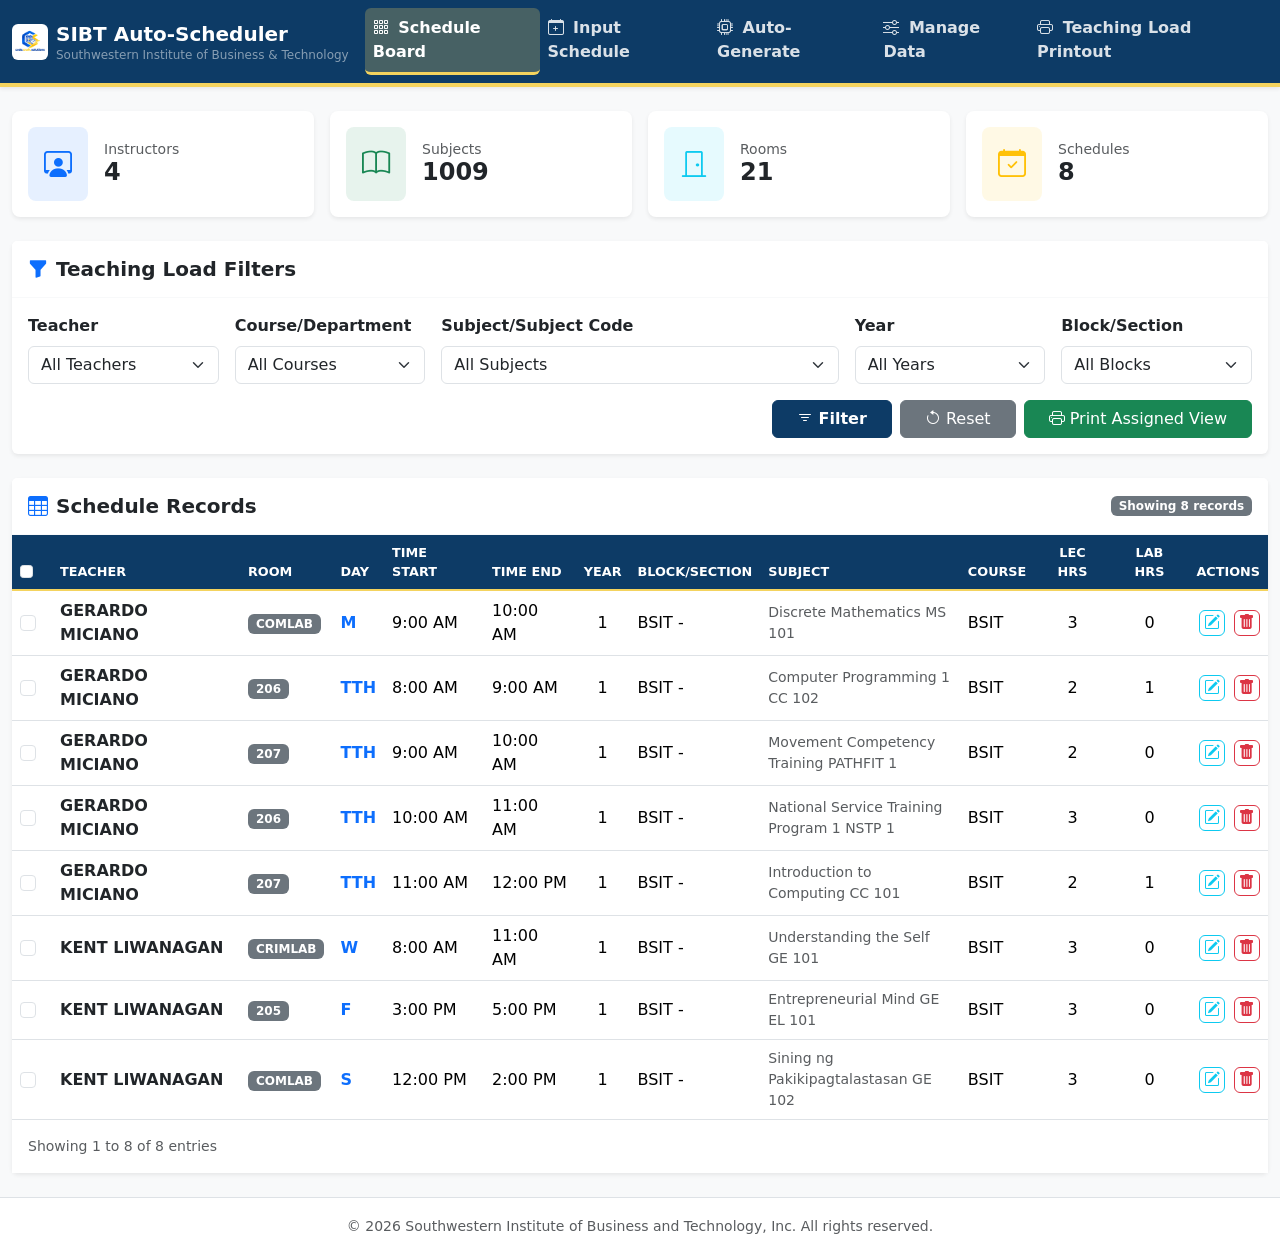
<file: index.html>
<!DOCTYPE html>
<html lang="en">
<head>
  <meta charset="UTF-8">
  <meta name="viewport" content="width=device-width, initial-scale=1.0">
  <title>SIBT Auto-Scheduler</title>
  <!-- Bootstrap 5 CSS -->
  <link href="https://cdn.jsdelivr.net/npm/bootstrap@5.3.2/dist/css/bootstrap.min.css" rel="stylesheet">
  <!-- Bootstrap Icons -->
  <link href="https://cdn.jsdelivr.net/npm/bootstrap-icons@1.11.1/font/bootstrap-icons.css" rel="stylesheet">
  <!-- Favicons -->
  <link rel="apple-touch-icon" sizes="180x180" href="image/apple-touch-icon.png">
  <link rel="icon" type="image/png" sizes="32x32" href="image/favicon-32x32.png">
  <link rel="icon" type="image/png" sizes="16x16" href="image/favicon-16x16.png">
  <link rel="manifest" href="image/site.webmanifest">
  <link rel="shortcut icon" href="image/favicon.ico">
  <!-- Custom Stylesheet -->
  <link rel="stylesheet" href="css/style.css">
  <script>
    // Redirect index.html to board.html automatically
    window.location.replace("board.html");
  </script>
</head>
<body class="bg-light">
  <div class="container py-5 text-center">
    <div class="spinner-border text-primary" role="status">
      <span class="visually-hidden">Loading SIBT Auto-Scheduler...</span>
    </div>
    <p class="mt-3 text-muted">Redirecting to Schedule Board...</p>
  </div>
</body>
</html>
</file>
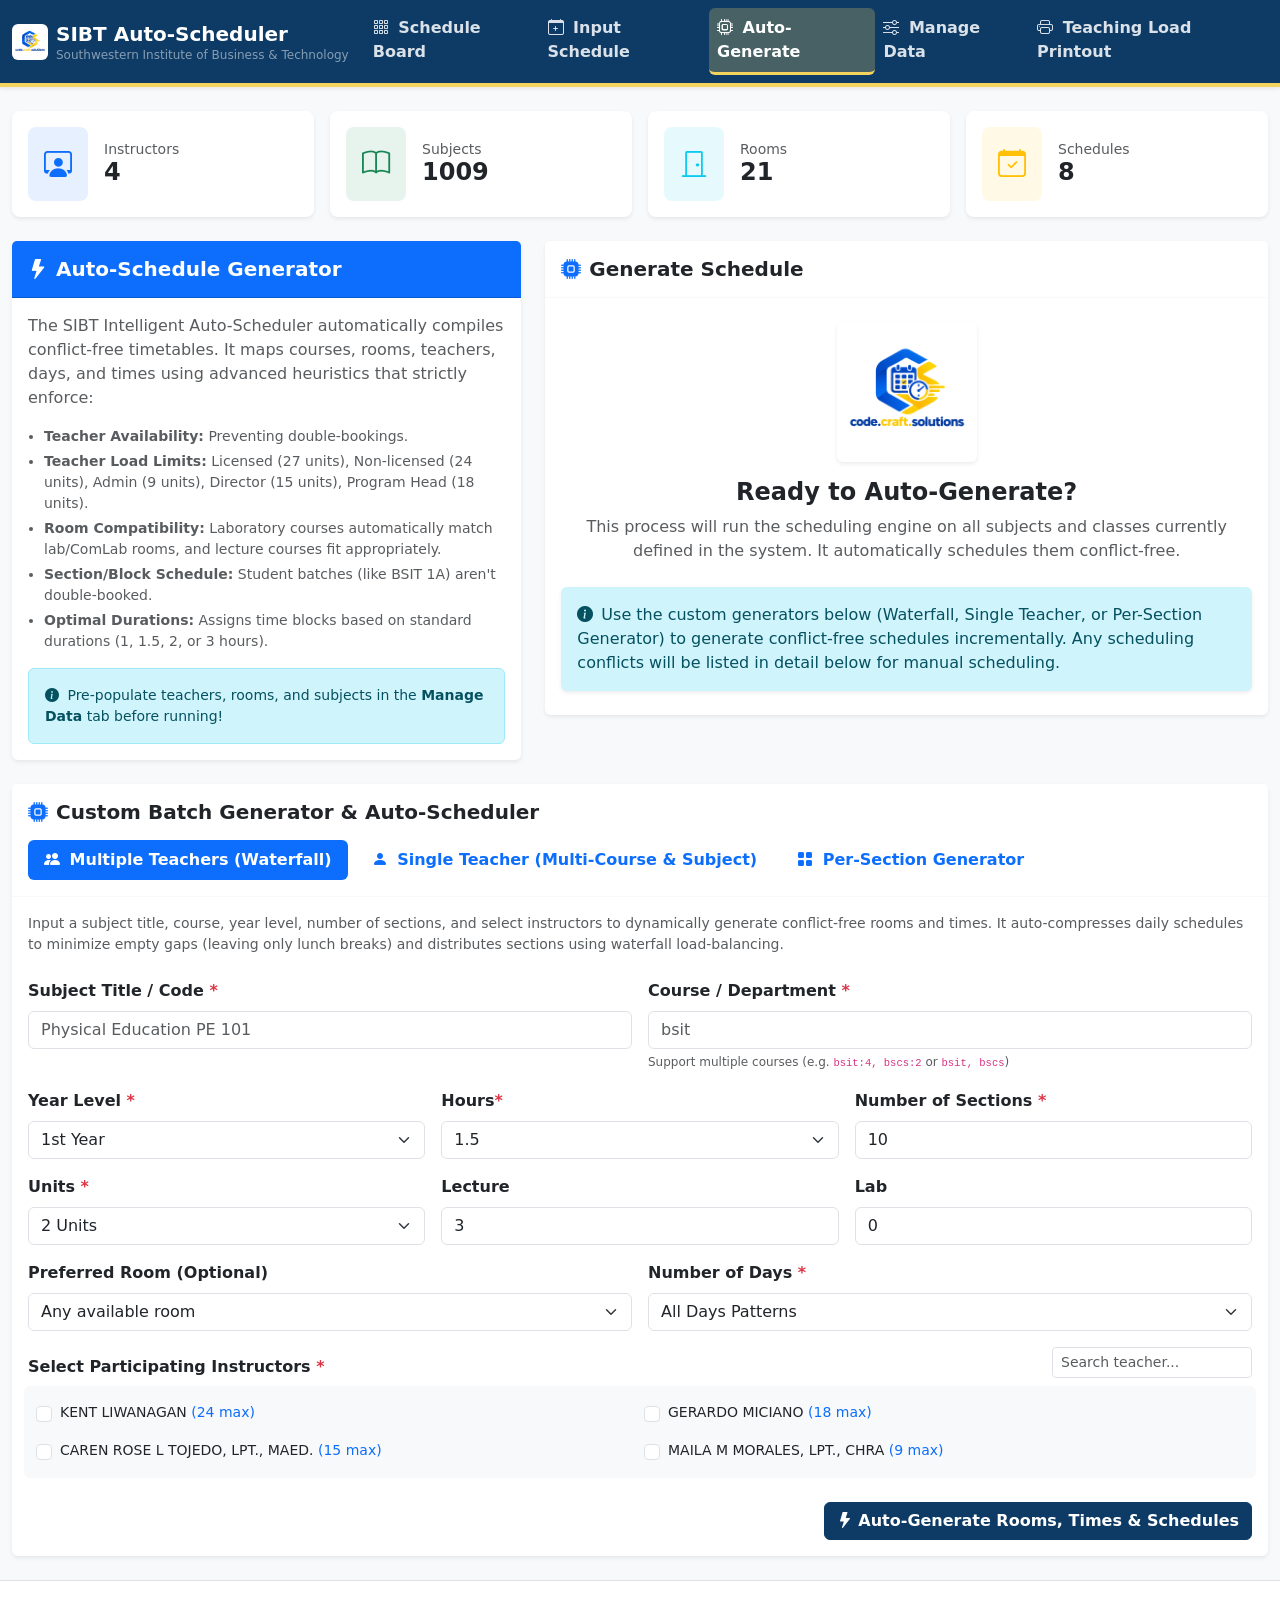
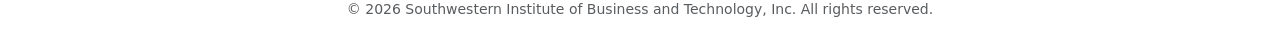
<file: auto.html>
<!DOCTYPE html>
<html lang="en">
<head>
  <meta charset="UTF-8">
  <meta name="viewport" content="width=device-width, initial-scale=1.0">
  <title>Auto-Generate - SIBT Auto-Scheduler</title>
  <!-- Bootstrap 5 CSS -->
  <link href="https://cdn.jsdelivr.net/npm/bootstrap@5.3.2/dist/css/bootstrap.min.css" rel="stylesheet">
  <!-- Bootstrap Icons -->
  <link href="https://cdn.jsdelivr.net/npm/bootstrap-icons@1.11.1/font/bootstrap-icons.css" rel="stylesheet">
  <!-- Favicons -->
  <link rel="apple-touch-icon" sizes="180x180" href="image/apple-touch-icon.png">
  <link rel="icon" type="image/png" sizes="32x32" href="image/favicon-32x32.png">
  <link rel="icon" type="image/png" sizes="16x16" href="image/favicon-16x16.png">
  <link rel="manifest" href="image/site.webmanifest">
  <link rel="shortcut icon" href="image/favicon.ico">
  <!-- Custom Stylesheet -->
  <link rel="stylesheet" href="css/style.css">
</head>
<body class="bg-light">

  <!-- Navigation Navbar -->
  <nav class="navbar navbar-expand-lg navbar-dark navbar-sibt shadow-sm no-print">
    <div class="container-fluid">
      <a class="navbar-brand d-flex align-items-center" href="board.html">
        <img src="image/apple-touch-icon.png" alt="SIBT Logo" class="me-2 rounded" style="height: 36px; width: 36px; object-fit: contain; background: white; padding: 2px;">
        <div>
          <span class="fw-bold tracking-tight">SIBT Auto-Scheduler</span>
          <div class="text-white-50 small" style="font-size: 0.75rem; margin-top: -3px;">Southwestern Institute of Business & Technology</div>
        </div>
      </a>
      <button class="navbar-toggler" type="button" data-bs-toggle="collapse" data-bs-target="#navbarNav">
        <span class="navbar-toggler-icon"></span>
      </button>
      <div class="collapse navbar-collapse" id="navbarNav">
        <ul class="navbar-nav ms-auto fw-medium">
          <li class="nav-item">
            <a class="nav-link" id="tab-board" href="board.html">
              <i class="bi bi-grid-3x3-gap me-1"></i> Schedule Board
            </a>
          </li>
          <li class="nav-item">
            <a class="nav-link" id="tab-manual" href="input.html">
              <i class="bi bi-calendar-plus me-1"></i> Input Schedule
            </a>
          </li>
          <li class="nav-item">
            <a class="nav-link active" id="tab-auto" href="auto.html">
              <i class="bi bi-cpu me-1"></i> Auto-Generate
            </a>
          </li>
          <li class="nav-item">
            <a class="nav-link" id="tab-manage" href="manage.html">
              <i class="bi bi-sliders me-1"></i> Manage Data
            </a>
          </li>
          <li class="nav-item">
            <a class="nav-link" id="tab-print" href="print.html">
              <i class="bi bi-printer me-1"></i> Teaching Load Printout
            </a>
          </li>
        </ul>
      </div>
    </div>
  </nav>

  <div class="container-fluid py-4 no-print">
    <!-- Quick Stats Cards -->
    <div id="statsRow" class="row g-3 mb-4">
      <div class="col-6 col-md-3">
        <div class="card border-0 shadow-sm rounded-3">
          <div class="card-body d-flex align-items-center">
            <div class="bg-primary bg-opacity-10 text-primary p-3 rounded-3 me-3">
              <i class="bi bi-person-workspace fs-3"></i>
            </div>
            <div>
              <h6 class="text-muted mb-0 small">Instructors</h6>
              <h4 class="fw-bold mb-0" id="stat-instructors">0</h4>
            </div>
          </div>
        </div>
      </div>
      <div class="col-6 col-md-3">
        <div class="card border-0 shadow-sm rounded-3">
          <div class="card-body d-flex align-items-center">
            <div class="bg-success bg-opacity-10 text-success p-3 rounded-3 me-3">
              <i class="bi bi-book fs-3"></i>
            </div>
            <div>
              <h6 class="text-muted mb-0 small">Subjects</h6>
              <h4 class="fw-bold mb-0" id="stat-subjects">0</h4>
            </div>
          </div>
        </div>
      </div>
      <div class="col-6 col-md-3">
        <div class="card border-0 shadow-sm rounded-3">
          <div class="card-body d-flex align-items-center">
            <div class="bg-info bg-opacity-10 text-info p-3 rounded-3 me-3">
              <i class="bi bi-door-closed fs-3"></i>
            </div>
            <div>
              <h6 class="text-muted mb-0 small">Rooms</h6>
              <h4 class="fw-bold mb-0" id="stat-rooms">0</h4>
            </div>
          </div>
        </div>
      </div>
      <div class="col-6 col-md-3">
        <div class="card border-0 shadow-sm rounded-3">
          <div class="card-body d-flex align-items-center">
            <div class="bg-warning bg-opacity-10 text-warning p-3 rounded-3 me-3">
              <i class="bi bi-calendar-check fs-3"></i>
            </div>
            <div>
              <h6 class="text-muted mb-0 small">Schedules</h6>
              <h4 class="fw-bold mb-0" id="stat-schedules">0</h4>
            </div>
          </div>
        </div>
      </div>
    </div>

    <!-- Alert Container for Conflicts/Warnings -->
    <div id="globalAlerts" class="mb-4"></div>

    <!-- ================= AUTO-GENERATOR TAB ================= -->
    <div id="panel-auto" class="tab-panel">
      <!-- TOP ROW: Instructions Panel & Controller Panel -->
      <div class="row mb-4">
        <!-- Instructions Panel -->
        <div class="col-lg-5">
          <div class="card border-0 shadow-sm">
            <div class="card-header bg-primary text-white py-3">
              <h5 class="mb-0 fw-bold"><i class="bi bi-lightning-fill me-2"></i>Auto-Schedule Generator</h5>
            </div>
            <div class="card-body">
              <p class="card-text text-muted">
                The SIBT Intelligent Auto-Scheduler automatically compiles conflict-free timetables. It maps courses, rooms, teachers, days, and times using advanced heuristics that strictly enforce:
              </p>
              <ul class="text-muted small ps-3 mb-0">
                <li class="mb-1"><strong>Teacher Availability:</strong> Preventing double-bookings.</li>
                <li class="mb-1"><strong>Teacher Load Limits:</strong> Licensed (27 units), Non-licensed (24 units), Admin (9 units), Director (15 units), Program Head (18 units).</li>
                <li class="mb-1"><strong>Room Compatibility:</strong> Laboratory courses automatically match lab/ComLab rooms, and lecture courses fit appropriately.</li>
                <li class="mb-1"><strong>Section/Block Schedule:</strong> Student batches (like BSIT 1A) aren't double-booked.</li>
                <li class="mb-1"><strong>Optimal Durations:</strong> Assigns time blocks based on standard durations (1, 1.5, 2, or 3 hours).</li>
              </ul>
              <div class="alert alert-info mt-3 small mb-0">
                <i class="bi bi-info-circle-fill me-1"></i> Pre-populate teachers, rooms, and subjects in the <strong>Manage Data</strong> tab before running!
              </div>
            </div>
          </div>
        </div>

        <!-- Controller Panel -->
        <div class="col-lg-7">
          <div class="card border-0 shadow-sm">
            <div class="card-header bg-white py-3 border-light">
              <h5 class="mb-0 fw-bold text-dark"><i class="bi bi-cpu-fill me-2 text-primary"></i>Generate Schedule</h5>
            </div>
            <div class="card-body text-center py-4">
              <div class="mb-4">
                <img src="image/android-chrome-512x512.png" alt="Scheduler" class="img-fluid rounded mb-3 shadow-sm p-2 bg-white" style="max-height: 140px; object-fit: contain;">
                <h4 class="fw-bold">Ready to Auto-Generate?</h4>
                <p class="text-muted">This process will run the scheduling engine on all subjects and classes currently defined in the system. It automatically schedules them conflict-free.</p>
              </div>

              <div class="alert alert-info border-0 shadow-sm text-start mb-0">
                <i class="bi bi-info-circle-fill me-2"></i>Use the custom generators below (Waterfall, Single Teacher, or Per-Section Generator) to generate conflict-free schedules incrementally. Any scheduling conflicts will be listed in detail below for manual scheduling.
              </div>
            </div>
          </div>

          <!-- Log Box / Result Box -->
          <div class="card border-0 shadow-sm d-none mt-4" id="autoSchedulerResults">
            <div class="card-header bg-white py-3 border-light d-flex justify-content-between align-items-center">
              <h6 class="mb-0 fw-bold"><i class="bi bi-terminal me-2"></i>Execution Logs & Statistics</h6>
              <span class="badge" id="schedulerStatusBadge">Success</span>
            </div>
            <div class="card-body">
              <div class="row text-center mb-3">
                <div class="col-4">
                  <div class="p-2 border rounded">
                    <span class="text-muted d-block small">Total Subjects</span>
                    <strong class="fs-5" id="log-total-subjects">0</strong>
                  </div>
                </div>
                <div class="col-4">
                  <div class="p-2 border rounded bg-success bg-opacity-10 text-success">
                    <span class="d-block small">Scheduled</span>
                    <strong class="fs-5" id="log-scheduled">0</strong>
                  </div>
                </div>
                <div class="col-4">
                  <div class="p-2 border rounded bg-danger bg-opacity-10 text-danger">
                    <span class="d-block small">Unscheduled</span>
                    <strong class="fs-5" id="log-unscheduled">0</strong>
                  </div>
                </div>
              </div>
              <div class="bg-dark text-light p-3 rounded" style="font-family: monospace; font-size: 0.8rem; max-height: 200px; overflow-y: auto;" id="schedulerConsole">
                <!-- Log entries -->
              </div>
            </div>
          </div>
        </div>
      </div>

      <!-- BOTTOM ROW: Custom Batch Generator & Auto-Scheduler Card -->
      <div class="row">
        <div class="col-12">
          <div class="card border-0 shadow-sm">
            <div class="card-header bg-white py-3 border-light">
              <h5 class="mb-3 fw-bold text-dark"><i class="bi bi-cpu-fill me-2 text-primary"></i>Custom Batch Generator & Auto-Scheduler</h5>
              <!-- Mode Tabs at Top under Card Header -->
              <ul class="nav nav-pills gap-2" id="batch-tabs" role="tablist">
                <li class="nav-item" role="presentation">
                  <button class="nav-link active fw-bold btn-sm rounded-2 px-3" id="tab-mode-waterfall" data-bs-toggle="pill" data-bs-target="#pane-mode-waterfall" type="button" role="tab">
                    <i class="bi bi-people-fill me-1"></i> Multiple Teachers (Waterfall)
                  </button>
                </li>
                <li class="nav-item" role="presentation">
                  <button class="nav-link fw-semibold btn-sm rounded-2 px-3" id="tab-mode-single" data-bs-toggle="pill" data-bs-target="#pane-mode-single" type="button" role="tab">
                    <i class="bi bi-person-fill me-1"></i> Single Teacher (Multi-Course & Subject)
                  </button>
                </li>
                <li class="nav-item" role="presentation">
                  <button class="nav-link fw-semibold btn-sm rounded-2 px-3" id="tab-mode-section" data-bs-toggle="pill" data-bs-target="#pane-mode-section" type="button" role="tab">
                    <i class="bi bi-grid-fill me-1"></i> Per-Section Generator
                  </button>
                </li>
              </ul>
            </div>
            <div class="card-body">
              <div class="tab-content" id="batchTabContent">
                <!-- PANE 1: MULTIPLE TEACHERS WATERFALL -->
                <div class="tab-pane fade show active" id="pane-mode-waterfall" role="tabpanel">
                  <p class="text-muted small mb-4">Input a subject title, course, year level, number of sections, and select instructors to dynamically generate conflict-free rooms and times. It auto-compresses daily schedules to minimize empty gaps (leaving only lunch breaks) and distributes sections using waterfall load-balancing.</p>
                  <form id="waterfallForm" onsubmit="event.preventDefault();">
                    <div class="row g-3">
                      <div class="col-md-6">
                        <label class="form-label fw-semibold">Subject Title / Code <span class="text-danger">*</span></label>
                        <input type="text" class="form-control" id="batch-subject" placeholder="Physical Education PE 101" list="existing-subjects-list" required>
                        <datalist id="existing-subjects-list">
                          <!-- Filled dynamically -->
                        </datalist>
                      </div>
                      <div class="col-md-6">
                        <label class="form-label fw-semibold">Course / Department <span class="text-danger">*</span></label>
                        <input type="text" class="form-control" id="batch-course" placeholder="bsit" required>
                        <small class="text-muted" style="font-size: 0.75rem;">Support multiple courses (e.g. <code>bsit:4, bscs:2</code> or <code>bsit, bscs</code>)</small>
                      </div>
                      <div class="col-md-4">
                        <label class="form-label fw-semibold">Year Level <span class="text-danger">*</span></label>
                        <select class="form-select" id="batch-year">
                          <option value="1" selected>1st Year</option>
                          <option value="2">2nd Year</option>
                          <option value="3">3rd Year</option>
                          <option value="4">4th Year</option>
                        </select>
                      </div>
                      <div class="col-md-4">
                        <label class="form-label fw-semibold">Hours<span class="text-danger">*</span></label>
                        <select class="form-select" id="batch-hours">
                          <option value="1">1</option>
                          <option value="1.5" selected>1.5</option>
                          <option value="2">2</option>
                          <option value="3">3</option>
                        </select>
                      </div>
                      <div class="col-md-4">
                        <label class="form-label fw-semibold">Number of Sections <span class="text-danger">*</span></label>
                        <input type="number" class="form-control" id="batch-sections-count" min="1" max="24" value="10" required>
                      </div>
                      <div class="col-md-4">
                        <label class="form-label fw-semibold">Units <span class="text-danger">*</span></label>
                        <select class="form-select" id="batch-units">
                          <option value="1">1 Unit</option>
                          <option value="2" selected>2 Units</option>
                          <option value="3">3 Units</option>
                          <option value="4">4 Units</option>
                          <option value="5">5 Units</option>
                        </select>
                      </div>
                      <div class="col-md-4">
                        <label class="form-label fw-semibold">Lecture</label>
                        <input type="number" class="form-control" id="batch-lec-hours" min="0" max="10" value="3">
                      </div>
                      <div class="col-md-4">
                        <label class="form-label fw-semibold">Lab</label>
                        <input type="number" class="form-control" id="batch-lab-hours" min="0" max="10" value="0">
                      </div>
                      <div class="col-md-6">
                        <label class="form-label fw-semibold">Preferred Room (Optional)</label>
                        <select class="form-select" id="waterfall-room">
                          <option value="">Any available room</option>
                          <!-- Filled dynamically -->
                        </select>
                      </div>
                      <div class="col-md-6">
                        <label class="form-label fw-semibold">Number of Days <span class="text-danger">*</span></label>
                        <select class="form-select" id="batch-days-count">
                          <option value="all" selected>All Days Patterns</option>
                          <option value="1">1 Day per week</option>
                          <option value="2">2 Days per week</option>
                          <option value="3">3 Days per week</option>
                        </select>
                      </div>
                      <div class="col-12">
                        <div class="d-flex flex-wrap justify-content-between align-items-center mb-2 gap-2">
                          <label class="form-label fw-semibold mb-0">Select Participating Instructors <span class="text-danger">*</span></label>
                          <div class="d-flex flex-wrap gap-2 align-items-center">
                            <input type="text" id="waterfall-teacher-search" class="form-control form-control-sm" placeholder="Search teacher..." oninput="onWaterfallSearchChange()" style="max-width: 200px;">
                            <nav aria-label="Waterfall Pagination" class="mb-0">
                              <ul class="pagination pagination-sm mb-0" id="waterfall-teachers-pagination">
                                <!-- Pagination dynamic -->
                              </ul>
                            </nav>
                          </div>
                        </div>
                        <div id="waterfall-instructors-list" class="row g-2 p-2 bg-light rounded" style="max-height: 180px; overflow-y: auto;">
                          <!-- Filled dynamically with checkboxes -->
                        </div>
                      </div>
                      <div class="col-12 d-flex justify-content-end mt-4">
                        <button type="button" class="btn btn-primary" onclick="runWaterfallScheduler()">
                          <i class="bi bi-lightning-fill"></i> Auto-Generate Rooms, Times & Schedules
                        </button>
                      </div>
                    </div>
                  </form>
                </div>

                <!-- PANE 2: SINGLE TEACHER -->
                <div class="tab-pane fade" id="pane-mode-single" role="tabpanel">
                  <p class="text-muted small mb-4">Generate schedules assigned to a single dedicated instructor across multiple sections.</p>
                  <form id="singleTeacherForm" onsubmit="event.preventDefault();">
                    <div class="row g-3">
                      <div class="col-md-6">
                        <label class="form-label fw-semibold">Subject Title / Code <span class="text-danger">*</span></label>
                        <input type="text" class="form-control" id="single-subject" placeholder="Computer Programming CC 102" list="existing-subjects-list" required>
                      </div>
                      <div class="col-md-6">
                        <label class="form-label fw-semibold">Course / Department <span class="text-danger">*</span></label>
                        <input type="text" class="form-control" id="single-course" placeholder="bsit" required>
                      </div>
                      <div class="col-md-4">
                        <label class="form-label fw-semibold">Year Level</label>
                        <select class="form-select" id="single-year">
                          <option value="1">1st Year</option>
                          <option value="2">2nd Year</option>
                          <option value="3">3rd Year</option>
                          <option value="4">4th Year</option>
                        </select>
                      </div>
                      <div class="col-md-4">
                        <label class="form-label fw-semibold">Hours<span class="text-danger">*</span></label>
                        <select class="form-select" id="single-hours">
                          <option value="1">1</option>
                          <option value="1.5" selected>1.5</option>
                          <option value="2">2</option>
                          <option value="3">3</option>
                        </select>
                      </div>
                      <div class="col-md-4">
                        <label class="form-label fw-semibold">Number of Sections</label>
                        <input type="number" class="form-control" id="single-sections" min="1" max="10" value="3">
                      </div>
                      <div class="col-md-6">
                        <label class="form-label fw-semibold">Select Instructor <span class="text-danger">*</span></label>
                        <select class="form-select" id="single-mode-teacher" required>
                          <option value="">Choose teacher...</option>
                        </select>
                      </div>
                      <div class="col-md-6">
                        <label class="form-label fw-semibold">Number of Days <span class="text-danger">*</span></label>
                        <select class="form-select" id="single-days-count">
                          <option value="all" selected>All Days Patterns</option>
                          <option value="1">1 Day per week</option>
                          <option value="2">2 Days per week</option>
                          <option value="3">3 Days per week</option>
                        </select>
                      </div>
                      <div class="col-12 d-flex justify-content-end mt-4">
                        <button type="button" class="btn btn-primary" onclick="runSingleTeacherScheduler()">
                          <i class="bi bi-lightning-fill"></i> Generate Single Teacher Schedule
                        </button>
                      </div>
                    </div>
                  </form>
                </div>

                <!-- PANE 3: PER-SECTION GENERATOR -->
                <div class="tab-pane fade" id="pane-mode-section" role="tabpanel">
                  <p class="text-muted small mb-3">Select course, year, section, and curriculum to automatically display all subjects for the section and assign instructors.</p>
                  <form id="perSectionForm" onsubmit="event.preventDefault();">
                    <div class="row g-3 mb-3">
                      <div class="col-md-3">
                        <label class="form-label fw-semibold">Course / Dept <span class="text-danger">*</span></label>
                        <select class="form-select" id="section-course" onchange="loadSectionSubjects()">
                          <option value="BSIT">BSIT</option>
                          <option value="BEED">BEED</option>
                          <option value="BSED">BSED</option>
                          <option value="BSCA">BSCA</option>
                          <option value="BSCRIM">BSCRIM</option>
                          <option value="BSHM">BSHM</option>
                          <option value="BSBA-FM">BSBA-FM</option>
                          <option value="BSBA-HRDM">BSBA-HRDM</option>
                          <option value="BSBA-MM">BSBA-MM</option>
                        </select>
                      </div>
                      <div class="col-md-2">
                        <label class="form-label fw-semibold">Year Level <span class="text-danger">*</span></label>
                        <select class="form-select" id="section-year" onchange="loadSectionSubjects()">
                          <option value="1">1st Year</option>
                          <option value="2">2nd Year</option>
                          <option value="3">3rd Year</option>
                          <option value="4">4th Year</option>
                        </select>
                      </div>
                      <div class="col-md-2">
                        <label class="form-label fw-semibold">Semester <span class="text-danger">*</span></label>
                        <select class="form-select" id="section-semester" onchange="loadSectionSubjects()">
                          <option value="1" selected>1st Semester</option>
                          <option value="2">2nd Semester</option>
                          <option value="all">All Semesters</option>
                        </select>
                      </div>
                      <div class="col-md-2">
                        <label class="form-label fw-semibold">Section / Block <span class="text-danger">*</span></label>
                        <select class="form-select" id="section-block" onchange="loadSectionSubjects()">
                          <option value="1A">1A</option>
                          <option value="1B">1B</option>
                          <option value="2A">2A</option>
                          <option value="2B">2B</option>
                          <option value="3A">3A</option>
                          <option value="3B">3B</option>
                          <option value="4A">4A</option>
                          <option value="4B">4B</option>
                        </select>
                      </div>
                      <div class="col-md-3">
                        <label class="form-label fw-semibold">Curriculum <span class="text-danger">*</span></label>
                        <select class="form-select" id="section-curriculum" onchange="loadSectionSubjects()">
                          <option value="new">New Curriculum</option>
                          <option value="old">Old Curriculum</option>
                          <option value="all">All Curriculums</option>
                        </select>
                      </div>
                    </div>

                    <!-- Subjects & Instructor Mapping Table Container -->
                    <div id="section-subjects-wrapper" class="card border mb-3">
                      <div class="card-header bg-light py-2 d-flex justify-content-between align-items-center">
                        <span class="fw-bold text-dark small"><i class="bi bi-journal-bookmark-fill me-1 text-primary"></i>Matching Subjects for Selected Section</span>
                        <span class="badge bg-secondary" id="section-subject-count">0 Subjects Found</span>
                      </div>
                      <div class="card-body p-0">
                        <div class="table-responsive">
                          <table class="table table-hover align-middle mb-0">
                            <thead class="table-light fs-7 fw-bold">
                              <tr>
                                <th>Subject Code & Title</th>
                                <th>Type</th>
                                <th class="text-center">Units</th>
                                <th class="text-center">Lec/Lab</th>
                                <th style="min-width: 100px;">Hours</th>
                                <th style="min-width: 150px;">Number of Days</th>
                                <th style="min-width: 220px;">Assigned Instructor</th>
                              </tr>
                            </thead>
                            <tbody id="section-subjects-list">
                              <!-- Dynamically populated -->
                            </tbody>
                          </table>
                        </div>
                      </div>
                    </div>

                    <div class="d-flex justify-content-end gap-2 align-items-center">
                      <button type="button" class="btn btn-outline-danger d-none" id="viewSectionConflictsBtn" onclick="openConflictsModal()">
                        <i class="bi bi-exclamation-triangle-fill me-1"></i> View Conflicts (<span id="sectionConflictCount">0</span>)
                      </button>
                      <button type="button" class="btn btn-primary" onclick="runPerSectionScheduler()">
                        <i class="bi bi-lightning-fill me-1"></i> Generate Section Schedule
                      </button>
                    </div>
                  </form>
                </div>
              </div>
            </div>
          </div>
        </div>
      </div>
    </div>
  </div>

  <!-- Footer -->
  <footer class="footer bg-white py-3 border-top mt-auto no-print">
    <div class="container text-center">
      <span class="text-muted small">© 2026 Southwestern Institute of Business and Technology, Inc. All rights reserved.</span>
    </div>
  </footer>

  <!-- Toast Notification System -->
  <div class="toast-container position-fixed bottom-0 end-0 p-3 no-print">
    <div id="actionToast" class="toast align-items-center text-white bg-dark border-0" role="alert" aria-live="assertive" aria-atomic="true">
      <div class="d-flex">
        <div class="toast-body" id="toastMsg">
          Success!
        </div>
        <button type="button" class="btn-close btn-close-white me-2 m-auto" data-bs-dismiss="toast" aria-label="Close"></button>
      </div>
    </div>
  </div>

  <!-- Conflicts Popup Modal -->
  <div class="modal fade" id="conflictsModal" tabindex="-1" aria-labelledby="conflictsModalLabel" aria-hidden="true">
    <div class="modal-dialog modal-dialog-centered modal-lg">
      <div class="modal-content border-0 shadow">
        <div class="modal-header bg-danger text-white">
          <h5 class="modal-title fw-bold" id="conflictsModalLabel">
            <i class="bi bi-exclamation-triangle-fill me-2"></i>Scheduling Conflicts Observed
          </h5>
          <button type="button" class="btn-close btn-close-white" data-bs-dismiss="modal" aria-label="Close"></button>
        </div>
        <div class="modal-body p-4">
          <p class="text-muted mb-3">
            The auto-scheduler encountered constraints for the following items. Please review the reasons below for manual adjustment:
          </p>
          <div id="conflictsModalList" class="list-group list-group-flush border rounded overflow-auto" style="max-height: 350px;">
            <!-- Dynamic conflict list -->
          </div>
        </div>
        <div class="modal-footer bg-light">
          <button type="button" class="btn btn-secondary" data-bs-dismiss="modal">Close</button>
        </div>
      </div>
    </div>
  </div>

  <!-- Bootstrap 5 JavaScript Bundle -->
  <script src="https://cdn.jsdelivr.net/npm/bootstrap@5.3.2/dist/js/bootstrap.bundle.min.js"></script>
  <!-- Core Logic Script -->
  <script src="script/script.js"></script>
</body>
</html>
</file>
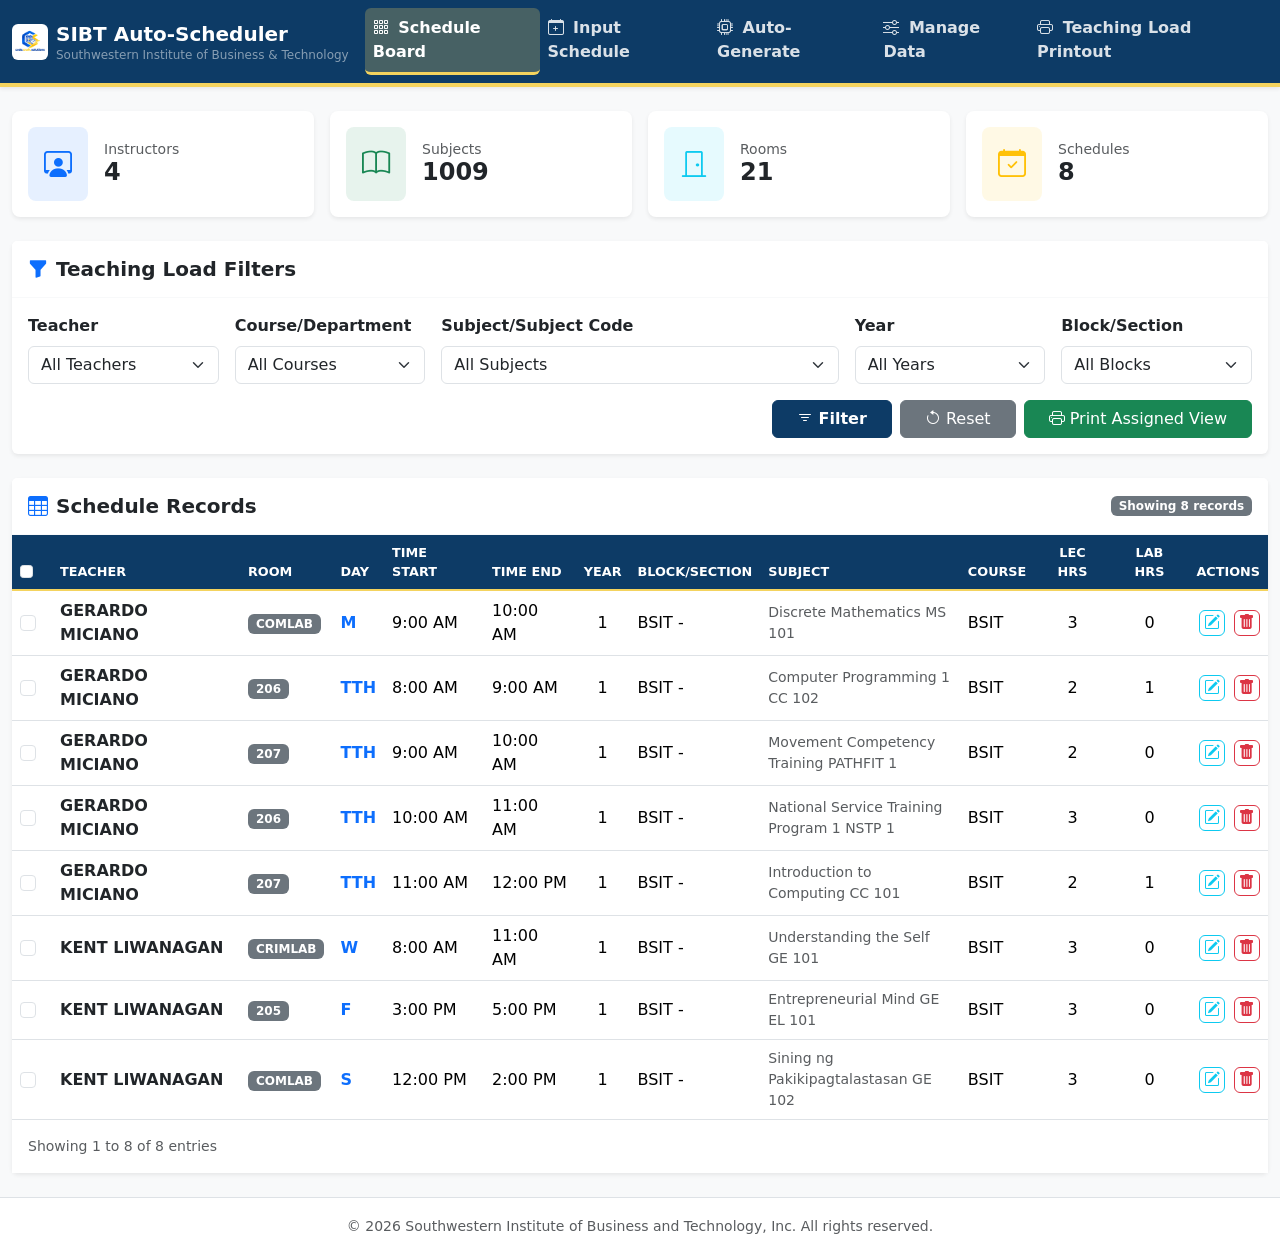
<file: board.html>
<!DOCTYPE html>
<html lang="en">
<head>
  <meta charset="UTF-8">
  <meta name="viewport" content="width=device-width, initial-scale=1.0">
  <title>Schedule Board - SIBT Auto-Scheduler</title>
  <!-- Bootstrap 5 CSS -->
  <link href="https://cdn.jsdelivr.net/npm/bootstrap@5.3.2/dist/css/bootstrap.min.css" rel="stylesheet">
  <!-- Bootstrap Icons -->
  <link href="https://cdn.jsdelivr.net/npm/bootstrap-icons@1.11.1/font/bootstrap-icons.css" rel="stylesheet">
  <!-- Favicons -->
  <link rel="apple-touch-icon" sizes="180x180" href="image/apple-touch-icon.png">
  <link rel="icon" type="image/png" sizes="32x32" href="image/favicon-32x32.png">
  <link rel="icon" type="image/png" sizes="16x16" href="image/favicon-16x16.png">
  <link rel="manifest" href="image/site.webmanifest">
  <link rel="shortcut icon" href="image/favicon.ico">
  <!-- Custom Stylesheet -->
  <link rel="stylesheet" href="css/style.css">
</head>
<body class="bg-light">

  <!-- Navigation Navbar -->
  <nav class="navbar navbar-expand-lg navbar-dark navbar-sibt shadow-sm no-print">
    <div class="container-fluid">
      <a class="navbar-brand d-flex align-items-center" href="board.html">
        <img src="image/apple-touch-icon.png" alt="SIBT Logo" class="me-2 rounded" style="height: 36px; width: 36px; object-fit: contain; background: white; padding: 2px;">
        <div>
          <span class="fw-bold tracking-tight">SIBT Auto-Scheduler</span>
          <div class="text-white-50 small" style="font-size: 0.75rem; margin-top: -3px;">Southwestern Institute of Business & Technology</div>
        </div>
      </a>
      <button class="navbar-toggler" type="button" data-bs-toggle="collapse" data-bs-target="#navbarNav">
        <span class="navbar-toggler-icon"></span>
      </button>
      <div class="collapse navbar-collapse" id="navbarNav">
        <ul class="navbar-nav ms-auto fw-medium">
          <li class="nav-item">
            <a class="nav-link active" id="tab-board" href="board.html">
              <i class="bi bi-grid-3x3-gap me-1"></i> Schedule Board
            </a>
          </li>
          <li class="nav-item">
            <a class="nav-link" id="tab-manual" href="input.html">
              <i class="bi bi-calendar-plus me-1"></i> Input Schedule
            </a>
          </li>
          <li class="nav-item">
            <a class="nav-link" id="tab-auto" href="auto.html">
              <i class="bi bi-cpu me-1"></i> Auto-Generate
            </a>
          </li>
          <li class="nav-item">
            <a class="nav-link" id="tab-manage" href="manage.html">
              <i class="bi bi-sliders me-1"></i> Manage Data
            </a>
          </li>
          <li class="nav-item">
            <a class="nav-link" id="tab-print" href="print.html">
              <i class="bi bi-printer me-1"></i> Teaching Load Printout
            </a>
          </li>
        </ul>
      </div>
    </div>
  </nav>

  <div class="container-fluid py-4 no-print">
    <!-- Quick Stats Cards -->
    <div id="statsRow" class="row g-3 mb-4">
      <div class="col-6 col-md-3">
        <div class="card border-0 shadow-sm rounded-3">
          <div class="card-body d-flex align-items-center">
            <div class="bg-primary bg-opacity-10 text-primary p-3 rounded-3 me-3">
              <i class="bi bi-person-workspace fs-3"></i>
            </div>
            <div>
              <h6 class="text-muted mb-0 small">Instructors</h6>
              <h4 class="fw-bold mb-0" id="stat-instructors">0</h4>
            </div>
          </div>
        </div>
      </div>
      <div class="col-6 col-md-3">
        <div class="card border-0 shadow-sm rounded-3">
          <div class="card-body d-flex align-items-center">
            <div class="bg-success bg-opacity-10 text-success p-3 rounded-3 me-3">
              <i class="bi bi-book fs-3"></i>
            </div>
            <div>
              <h6 class="text-muted mb-0 small">Subjects</h6>
              <h4 class="fw-bold mb-0" id="stat-subjects">0</h4>
            </div>
          </div>
        </div>
      </div>
      <div class="col-6 col-md-3">
        <div class="card border-0 shadow-sm rounded-3">
          <div class="card-body d-flex align-items-center">
            <div class="bg-info bg-opacity-10 text-info p-3 rounded-3 me-3">
              <i class="bi bi-door-closed fs-3"></i>
            </div>
            <div>
              <h6 class="text-muted mb-0 small">Rooms</h6>
              <h4 class="fw-bold mb-0" id="stat-rooms">0</h4>
            </div>
          </div>
        </div>
      </div>
      <div class="col-6 col-md-3">
        <div class="card border-0 shadow-sm rounded-3">
          <div class="card-body d-flex align-items-center">
            <div class="bg-warning bg-opacity-10 text-warning p-3 rounded-3 me-3">
              <i class="bi bi-calendar-check fs-3"></i>
            </div>
            <div>
              <h6 class="text-muted mb-0 small">Schedules</h6>
              <h4 class="fw-bold mb-0" id="stat-schedules">0</h4>
            </div>
          </div>
        </div>
      </div>
    </div>

    <!-- Alert Container for Conflicts/Warnings -->
    <div id="globalAlerts" class="mb-4"></div>

    <!-- ================= SCHEDULE BOARD TAB ================= -->
    <div id="panel-board" class="tab-panel">
      <!-- Teaching Load Filter Box -->
      <div class="card border-0 shadow-sm mb-4">
        <div class="card-header bg-white py-3 border-light">
          <h5 class="mb-0 fw-bold text-dark"><i class="bi bi-funnel-fill me-2 text-primary"></i>Teaching Load Filters</h5>
        </div>
        <div class="card-body">
          <form id="filterForm" class="row g-3">
            <div class="col-md-2">
              <label class="form-label fw-semibold">Teacher</label>
              <select class="form-select" id="filter-teacher">
                <option value="">All Teachers</option>
              </select>
            </div>
            <div class="col-md-2">
              <label class="form-label fw-semibold">Course/Department</label>
              <select class="form-select" id="filter-course">
                <option value="">All Courses</option>
              </select>
            </div>
            <div class="col-md-4">
              <label class="form-label fw-semibold">Subject/Subject Code</label>
              <select class="form-select" id="filter-subject">
                <option value="">All Subjects</option>
              </select>
            </div>
            <div class="col-md-2">
              <label class="form-label fw-semibold">Year</label>
              <select class="form-select" id="filter-year">
                <option value="">All Years</option>
                <option value="1">1st Year</option>
                <option value="2">2nd Year</option>
                <option value="3">3rd Year</option>
                <option value="4">4th Year</option>
              </select>
            </div>
            <div class="col-md-2">
              <label class="form-label fw-semibold">Block/Section</label>
              <select class="form-select" id="filter-block">
                <option value="">All Blocks</option>
              </select>
            </div>
            <div class="col-12 d-flex justify-content-end gap-2">
              <button type="button" class="btn btn-primary px-4" onclick="applyFilters()">
                <i class="bi bi-filter"></i> Filter
              </button>
              <button type="button" class="btn btn-secondary px-4" onclick="resetFilters()">
                <i class="bi bi-arrow-counterclockwise"></i> Reset
              </button>
              <button type="button" class="btn btn-success px-4" onclick="openPrintForFiltered()">
                <i class="bi bi-printer"></i> Print Assigned View
              </button>
            </div>
          </form>
        </div>
      </div>

      <!-- Schedule Table -->
      <div class="card border-0 shadow-sm">
        <div class="card-header bg-white py-3 border-light d-flex justify-content-between align-items-center">
          <h5 class="mb-0 fw-bold text-dark"><i class="bi bi-table me-2 text-primary"></i>Schedule Records</h5>
          <div class="d-flex align-items-center gap-2">
            <button type="button" class="btn btn-danger btn-sm" id="btn-bulk-delete-schedules" onclick="bulkDeleteSchedules()" style="display: none;">
              <i class="bi bi-trash-fill"></i> Delete Selected (<span id="selected-schedules-count">0</span>)
            </button>
            <span class="badge bg-secondary" id="filtered-count">Showing 0 records</span>
          </div>
        </div>
        <div class="table-responsive">
          <table class="table table-hover align-middle mb-0" id="scheduleTable">
            <thead class="table-light text-uppercase fs-7 fw-bold">
              <tr>
                <th style="width: 40px;"><input type="checkbox" class="form-check-input" id="check-all-schedules" onchange="toggleSelectAll('schedules', this.checked)"></th>
                <th>Teacher</th>
                <th>Room</th>
                <th>Day</th>
                <th>Time Start</th>
                <th>Time End</th>
                <th>Year</th>
                <th>Block/Section</th>
                <th>Subject</th>
                <th>Course</th>
                <th class="text-center">Lec Hrs</th>
                <th class="text-center">Lab Hrs</th>
                <th class="text-end">Actions</th>
              </tr>
            </thead>
            <tbody id="scheduleList">
              <!-- Dynamically populated -->
            </tbody>
          </table>
        </div>
        <div class="card-footer bg-white border-top-0 d-flex flex-wrap justify-content-between align-items-center py-3 no-print">
          <small class="text-muted" id="schedules-page-info">Showing page 1 of 1</small>
          <nav aria-label="Schedules pagination">
            <ul class="pagination pagination-sm mb-0" id="schedules-pagination">
              <!-- Dynamic -->
            </ul>
          </nav>
        </div>
        <div id="noSchedulesMsg" class="text-center py-5 bg-white rounded-bottom" style="display: none;">
          <i class="bi bi-calendar2-x fs-1 text-muted d-block mb-3"></i>
          <p class="text-muted">No schedules found. Go to <strong>Input Schedule</strong> or <strong>Auto-Generate</strong> to create some!</p>
        </div>
      </div>
    </div>
  </div>

  <!-- Footer -->
  <footer class="footer bg-white py-3 border-top mt-auto no-print">
    <div class="container text-center">
      <span class="text-muted small">© 2026 Southwestern Institute of Business and Technology, Inc. All rights reserved.</span>
    </div>
  </footer>

  <!-- Toast Notification System -->
  <div class="toast-container position-fixed bottom-0 end-0 p-3 no-print">
    <div id="actionToast" class="toast align-items-center text-white bg-dark border-0" role="alert" aria-live="assertive" aria-atomic="true">
      <div class="d-flex">
        <div class="toast-body" id="toastMsg">
          Success!
        </div>
        <button type="button" class="btn-close btn-close-white me-2 m-auto" data-bs-dismiss="toast" aria-label="Close"></button>
      </div>
    </div>
  </div>

  <!-- Bootstrap 5 JavaScript Bundle -->
  <script src="https://cdn.jsdelivr.net/npm/bootstrap@5.3.2/dist/js/bootstrap.bundle.min.js"></script>
  <!-- Core Logic Script -->
  <script src="script/script.js"></script>
</body>
</html>
</file>
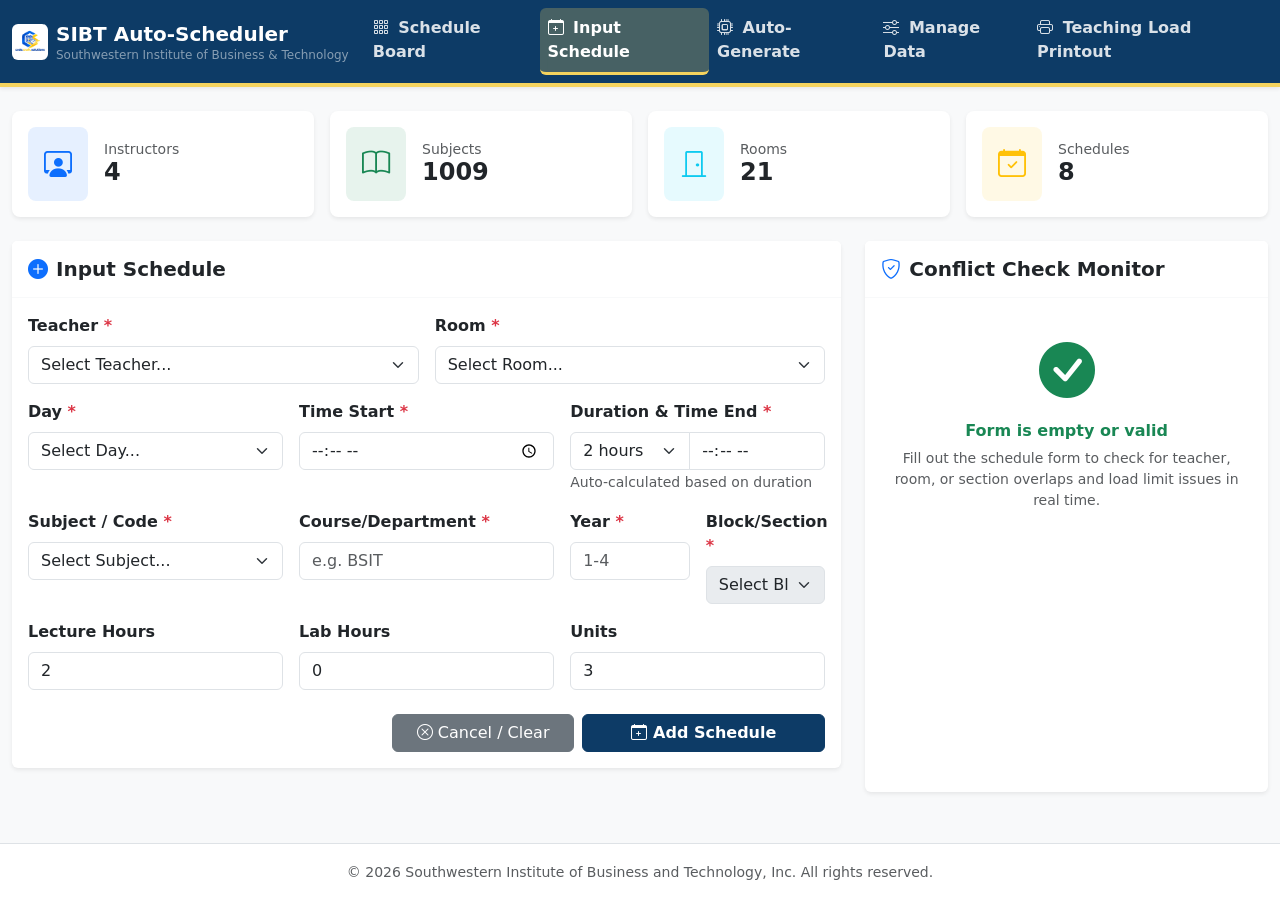
<file: input.html>
<!DOCTYPE html>
<html lang="en">
<head>
  <meta charset="UTF-8">
  <meta name="viewport" content="width=device-width, initial-scale=1.0">
  <title>Input Schedule - SIBT Auto-Scheduler</title>
  <!-- Bootstrap 5 CSS -->
  <link href="https://cdn.jsdelivr.net/npm/bootstrap@5.3.2/dist/css/bootstrap.min.css" rel="stylesheet">
  <!-- Bootstrap Icons -->
  <link href="https://cdn.jsdelivr.net/npm/bootstrap-icons@1.11.1/font/bootstrap-icons.css" rel="stylesheet">
  <!-- Favicons -->
  <link rel="apple-touch-icon" sizes="180x180" href="image/apple-touch-icon.png">
  <link rel="icon" type="image/png" sizes="32x32" href="image/favicon-32x32.png">
  <link rel="icon" type="image/png" sizes="16x16" href="image/favicon-16x16.png">
  <link rel="manifest" href="image/site.webmanifest">
  <link rel="shortcut icon" href="image/favicon.ico">
  <!-- Custom Stylesheet -->
  <link rel="stylesheet" href="css/style.css">
</head>
<body class="bg-light">

  <!-- Navigation Navbar -->
  <nav class="navbar navbar-expand-lg navbar-dark navbar-sibt shadow-sm no-print">
    <div class="container-fluid">
      <a class="navbar-brand d-flex align-items-center" href="board.html">
        <img src="image/apple-touch-icon.png" alt="SIBT Logo" class="me-2 rounded" style="height: 36px; width: 36px; object-fit: contain; background: white; padding: 2px;">
        <div>
          <span class="fw-bold tracking-tight">SIBT Auto-Scheduler</span>
          <div class="text-white-50 small" style="font-size: 0.75rem; margin-top: -3px;">Southwestern Institute of Business & Technology</div>
        </div>
      </a>
      <button class="navbar-toggler" type="button" data-bs-toggle="collapse" data-bs-target="#navbarNav">
        <span class="navbar-toggler-icon"></span>
      </button>
      <div class="collapse navbar-collapse" id="navbarNav">
        <ul class="navbar-nav ms-auto fw-medium">
          <li class="nav-item">
            <a class="nav-link" id="tab-board" href="board.html">
              <i class="bi bi-grid-3x3-gap me-1"></i> Schedule Board
            </a>
          </li>
          <li class="nav-item">
            <a class="nav-link active" id="tab-manual" href="input.html">
              <i class="bi bi-calendar-plus me-1"></i> Input Schedule
            </a>
          </li>
          <li class="nav-item">
            <a class="nav-link" id="tab-auto" href="auto.html">
              <i class="bi bi-cpu me-1"></i> Auto-Generate
            </a>
          </li>
          <li class="nav-item">
            <a class="nav-link" id="tab-manage" href="manage.html">
              <i class="bi bi-sliders me-1"></i> Manage Data
            </a>
          </li>
          <li class="nav-item">
            <a class="nav-link" id="tab-print" href="print.html">
              <i class="bi bi-printer me-1"></i> Teaching Load Printout
            </a>
          </li>
        </ul>
      </div>
    </div>
  </nav>

  <div class="container-fluid py-4 no-print">
    <!-- Quick Stats Cards -->
    <div id="statsRow" class="row g-3 mb-4">
      <div class="col-6 col-md-3">
        <div class="card border-0 shadow-sm rounded-3">
          <div class="card-body d-flex align-items-center">
            <div class="bg-primary bg-opacity-10 text-primary p-3 rounded-3 me-3">
              <i class="bi bi-person-workspace fs-3"></i>
            </div>
            <div>
              <h6 class="text-muted mb-0 small">Instructors</h6>
              <h4 class="fw-bold mb-0" id="stat-instructors">0</h4>
            </div>
          </div>
        </div>
      </div>
      <div class="col-6 col-md-3">
        <div class="card border-0 shadow-sm rounded-3">
          <div class="card-body d-flex align-items-center">
            <div class="bg-success bg-opacity-10 text-success p-3 rounded-3 me-3">
              <i class="bi bi-book fs-3"></i>
            </div>
            <div>
              <h6 class="text-muted mb-0 small">Subjects</h6>
              <h4 class="fw-bold mb-0" id="stat-subjects">0</h4>
            </div>
          </div>
        </div>
      </div>
      <div class="col-6 col-md-3">
        <div class="card border-0 shadow-sm rounded-3">
          <div class="card-body d-flex align-items-center">
            <div class="bg-info bg-opacity-10 text-info p-3 rounded-3 me-3">
              <i class="bi bi-door-closed fs-3"></i>
            </div>
            <div>
              <h6 class="text-muted mb-0 small">Rooms</h6>
              <h4 class="fw-bold mb-0" id="stat-rooms">0</h4>
            </div>
          </div>
        </div>
      </div>
      <div class="col-6 col-md-3">
        <div class="card border-0 shadow-sm rounded-3">
          <div class="card-body d-flex align-items-center">
            <div class="bg-warning bg-opacity-10 text-warning p-3 rounded-3 me-3">
              <i class="bi bi-calendar-check fs-3"></i>
            </div>
            <div>
              <h6 class="text-muted mb-0 small">Schedules</h6>
              <h4 class="fw-bold mb-0" id="stat-schedules">0</h4>
            </div>
          </div>
        </div>
      </div>
    </div>

    <!-- Alert Container for Conflicts/Warnings -->
    <div id="globalAlerts" class="mb-4"></div>

    <!-- ================= MANUAL INPUT TAB ================= -->
    <div id="panel-manual" class="tab-panel">
      <div class="row">
        <!-- Input Form Card -->
        <div class="col-lg-8">
          <div class="card border-0 shadow-sm mb-4">
            <div class="card-header bg-white py-3 border-light">
              <h5 class="mb-0 fw-bold text-dark"><i class="bi bi-plus-circle-fill me-2 text-primary"></i>Input Schedule</h5>
            </div>
            <div class="card-body">
              <form id="scheduleForm" oninput="checkRealtimeConflict()">
                <div class="row g-3">
                  <!-- Hidden inputs for editing -->
                  <input type="hidden" id="edit-id" value="">

                  <div class="col-md-6">
                    <label class="form-label fw-semibold">Teacher <span class="text-danger">*</span></label>
                    <select class="form-select" id="input-teacher" required>
                      <option value="">Select Teacher...</option>
                    </select>
                  </div>

                  <div class="col-md-6">
                    <label class="form-label fw-semibold">Room <span class="text-danger">*</span></label>
                    <select class="form-select" id="input-room" required>
                      <option value="">Select Room...</option>
                    </select>
                  </div>

                  <div class="col-md-4">
                    <label class="form-label fw-semibold">Day <span class="text-danger">*</span></label>
                    <select class="form-select" id="input-day" required>
                      <option value="">Select Day...</option>
                      <option value="M">Monday (M)</option>
                      <option value="T">Tuesday (T)</option>
                      <option value="W">Wednesday (W)</option>
                      <option value="TH">Thursday (TH)</option>
                      <option value="F">Friday (F)</option>
                      <option value="S">Saturday (S)</option>
                      <option value="MT">Monday/Tuesday (MT)</option>
                      <option value="MW">Monday/Wednesday (MW)</option>
                      <option value="MF">Monday/Friday (MF)</option>
                      <option value="TF">Tuesday/Friday (TF)</option>
                      <option value="WF">Wednesday/Friday (WF)</option>
                      <option value="TTH">Tuesday/Thursday (TTH)</option>
                      <option value="MWF">Monday/Wednesday/Friday (MWF)</option>
                      <option value="Monday-Friday">Monday-Friday (Admin)</option>
                    </select>
                  </div>

                  <div class="col-md-4">
                    <label class="form-label fw-semibold">Time Start <span class="text-danger">*</span></label>
                    <input type="time" class="form-control" id="input-time-start" required>
                  </div>

                  <div class="col-md-4">
                    <label class="form-label fw-semibold">Duration & Time End <span class="text-danger">*</span></label>
                    <div class="input-group">
                      <select class="form-select" id="input-duration" style="max-width: 120px;" onchange="calculateTimeEnd()">
                        <option value="1">1 hour</option>
                        <option value="1.5">1.5 hours</option>
                        <option value="2" selected>2 hours</option>
                        <option value="3">3 hours</option>
                        <option value="4">4 hours</option>
                        <option value="9">9 hours (Admin)</option>
                      </select>
                      <input type="time" class="form-control" id="input-time-end" required readonly>
                    </div>
                    <small class="text-muted">Auto-calculated based on duration</small>
                  </div>

                  <div class="col-md-4">
                    <label class="form-label fw-semibold">Subject / Code <span class="text-danger">*</span></label>
                    <select class="form-select" id="input-subject" onchange="autofillSubjectDetails()" required>
                      <option value="">Select Subject...</option>
                    </select>
                  </div>

                  <div class="col-md-4">
                    <label class="form-label fw-semibold">Course/Department <span class="text-danger">*</span></label>
                    <input type="text" class="form-control" id="input-course" placeholder="e.g. BSIT" required readonly>
                  </div>

                  <div class="col-md-2">
                    <label class="form-label fw-semibold">Year <span class="text-danger">*</span></label>
                    <input type="number" class="form-control" id="input-year" placeholder="1-4" min="1" max="4" required readonly>
                  </div>

                  <div class="col-md-2">
                    <label class="form-label fw-semibold">Block/Section <span class="text-danger">*</span></label>
                    <select class="form-select" id="input-block" onchange="onBlockSelectChange()" required disabled>
                      <option value="">Select Block...</option>
                    </select>
                  </div>

                  <div class="col-md-4">
                    <label class="form-label fw-semibold">Lecture Hours</label>
                    <input type="number" class="form-control" id="input-lec-hours" min="0" max="10" value="2" readonly>
                  </div>

                  <div class="col-md-4">
                    <label class="form-label fw-semibold">Lab Hours</label>
                    <input type="number" class="form-control" id="input-lab-hours" min="0" max="10" value="0" readonly>
                  </div>

                  <div class="col-md-4">
                    <label class="form-label fw-semibold">Units</label>
                    <input type="number" class="form-control" id="input-units" min="0" max="10" value="3" readonly>
                  </div>

                  <div class="col-12 mt-4 d-flex justify-content-end gap-2">
                    <button type="button" class="btn btn-secondary px-4" onclick="clearForm()">
                      <i class="bi bi-x-circle"></i> Cancel / Clear
                    </button>
                    <button type="submit" class="btn btn-primary px-5" id="saveScheduleBtn">
                      <i class="bi bi-calendar-plus"></i> Add Schedule
                    </button>
                  </div>
                </div>
              </form>
            </div>
          </div>
        </div>

        <!-- Real-time Validation Sidebar -->
        <div class="col-lg-4">
          <div class="card border-0 shadow-sm h-100 mb-4">
            <div class="card-header bg-white py-3 border-light">
              <h5 class="mb-0 fw-bold text-dark"><i class="bi bi-shield-check me-2 text-primary"></i>Conflict Check Monitor</h5>
            </div>
            <div class="card-body">
              <div id="realtimeConflictCheck" class="text-center py-4">
                <i class="bi bi-check-circle-fill text-success display-4 d-block mb-3"></i>
                <h6 class="fw-bold text-success">Form is empty or valid</h6>
                <p class="text-muted small">Fill out the schedule form to check for teacher, room, or section overlaps and load limit issues in real time.</p>
              </div>
            </div>
          </div>
        </div>
      </div>
    </div>
  </div>

  <!-- Footer -->
  <footer class="footer bg-white py-3 border-top mt-auto no-print">
    <div class="container text-center">
      <span class="text-muted small">© 2026 Southwestern Institute of Business and Technology, Inc. All rights reserved.</span>
    </div>
  </footer>

  <!-- Toast Notification System -->
  <div class="toast-container position-fixed bottom-0 end-0 p-3 no-print">
    <div id="actionToast" class="toast align-items-center text-white bg-dark border-0" role="alert" aria-live="assertive" aria-atomic="true">
      <div class="d-flex">
        <div class="toast-body" id="toastMsg">
          Success!
        </div>
        <button type="button" class="btn-close btn-close-white me-2 m-auto" data-bs-dismiss="toast" aria-label="Close"></button>
      </div>
    </div>
  </div>

  <!-- Bootstrap 5 JavaScript Bundle -->
  <script src="https://cdn.jsdelivr.net/npm/bootstrap@5.3.2/dist/js/bootstrap.bundle.min.js"></script>
  <!-- Core Logic Script -->
  <script src="script/script.js"></script>
</body>
</html>
</file>
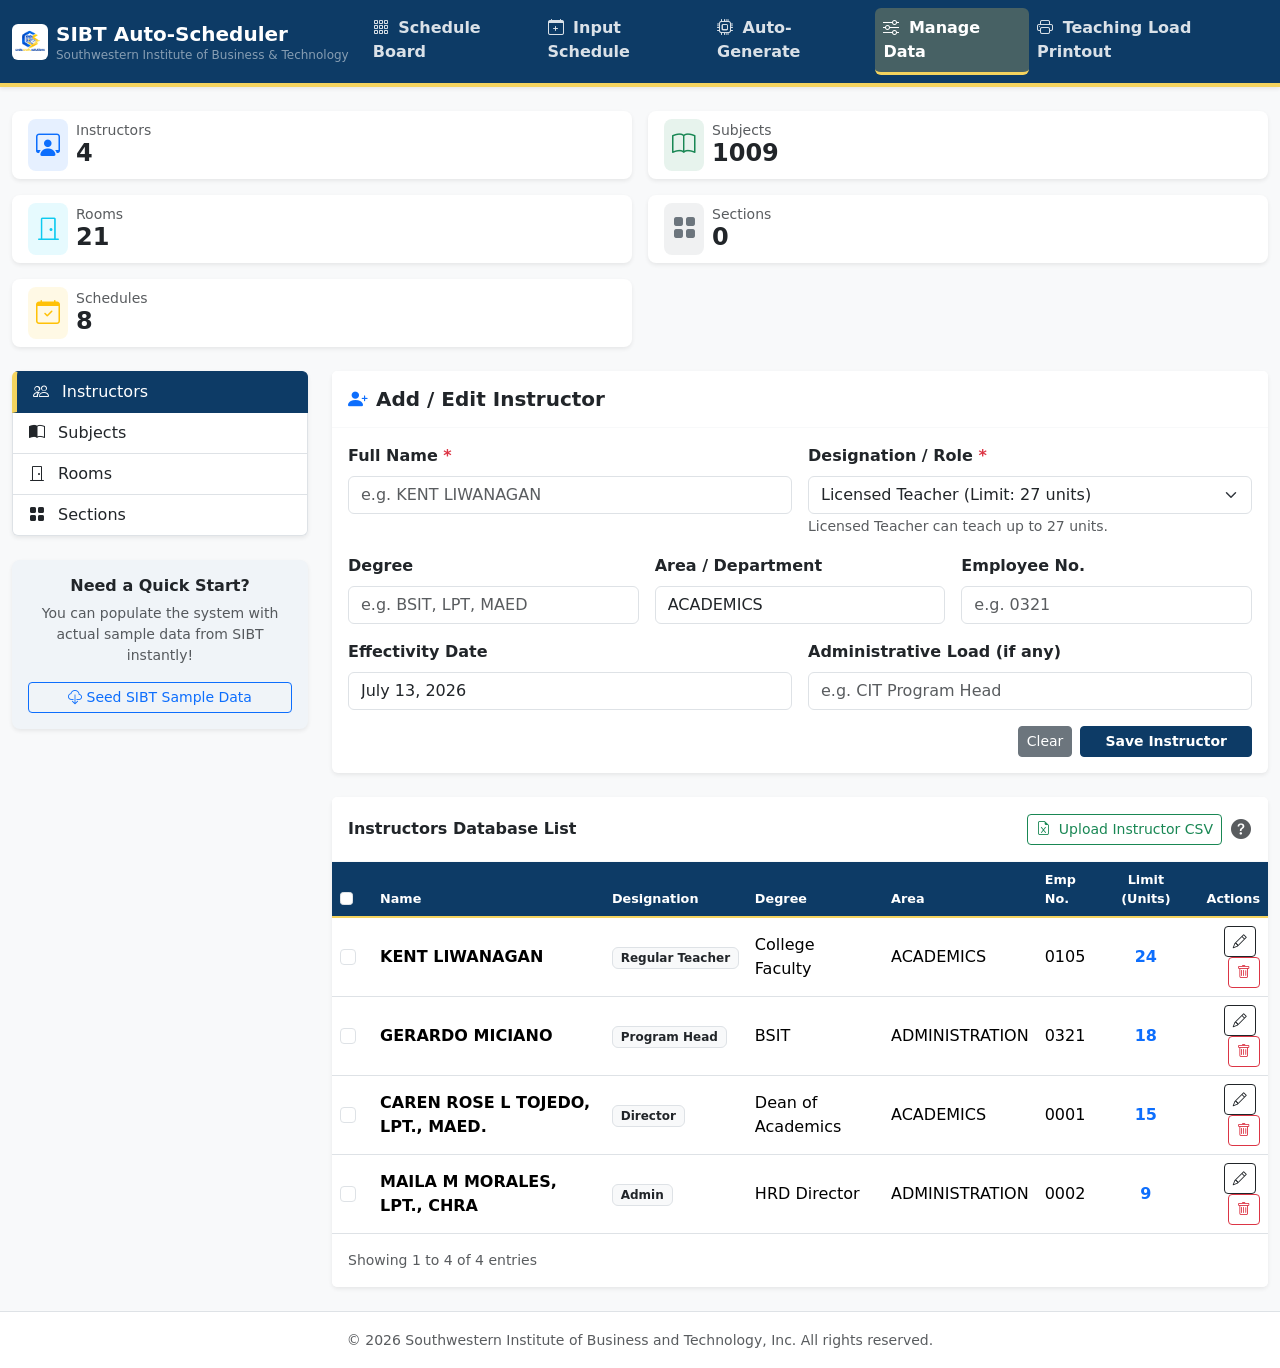
<file: manage.html>
<!DOCTYPE html>
<html lang="en">
<head>
  <meta charset="UTF-8">
  <meta name="viewport" content="width=device-width, initial-scale=1.0">
  <title>Manage Data - SIBT Auto-Scheduler</title>
  <!-- Bootstrap 5 CSS -->
  <link href="https://cdn.jsdelivr.net/npm/bootstrap@5.3.2/dist/css/bootstrap.min.css" rel="stylesheet">
  <!-- Bootstrap Icons -->
  <link href="https://cdn.jsdelivr.net/npm/bootstrap-icons@1.11.1/font/bootstrap-icons.css" rel="stylesheet">
  <!-- Favicons -->
  <link rel="apple-touch-icon" sizes="180x180" href="image/apple-touch-icon.png">
  <link rel="icon" type="image/png" sizes="32x32" href="image/favicon-32x32.png">
  <link rel="icon" type="image/png" sizes="16x16" href="image/favicon-16x16.png">
  <link rel="manifest" href="image/site.webmanifest">
  <link rel="shortcut icon" href="image/favicon.ico">
  <!-- Custom Stylesheet -->
  <link rel="stylesheet" href="css/style.css">
</head>
<body class="bg-light">

  <!-- Navigation Navbar -->
  <nav class="navbar navbar-expand-lg navbar-dark navbar-sibt shadow-sm no-print">
    <div class="container-fluid">
      <a class="navbar-brand d-flex align-items-center" href="board.html">
        <img src="image/apple-touch-icon.png" alt="SIBT Logo" class="me-2 rounded" style="height: 36px; width: 36px; object-fit: contain; background: white; padding: 2px;">
        <div>
          <span class="fw-bold tracking-tight">SIBT Auto-Scheduler</span>
          <div class="text-white-50 small" style="font-size: 0.75rem; margin-top: -3px;">Southwestern Institute of Business & Technology</div>
        </div>
      </a>
      <button class="navbar-toggler" type="button" data-bs-toggle="collapse" data-bs-target="#navbarNav">
        <span class="navbar-toggler-icon"></span>
      </button>
      <div class="collapse navbar-collapse" id="navbarNav">
        <ul class="navbar-nav ms-auto fw-medium">
          <li class="nav-item">
            <a class="nav-link" id="tab-board" href="board.html">
              <i class="bi bi-grid-3x3-gap me-1"></i> Schedule Board
            </a>
          </li>
          <li class="nav-item">
            <a class="nav-link" id="tab-manual" href="input.html">
              <i class="bi bi-calendar-plus me-1"></i> Input Schedule
            </a>
          </li>
          <li class="nav-item">
            <a class="nav-link" id="tab-auto" href="auto.html">
              <i class="bi bi-cpu me-1"></i> Auto-Generate
            </a>
          </li>
          <li class="nav-item">
            <a class="nav-link active" id="tab-manage" href="manage.html">
              <i class="bi bi-sliders me-1"></i> Manage Data
            </a>
          </li>
          <li class="nav-item">
            <a class="nav-link" id="tab-print" href="print.html">
              <i class="bi bi-printer me-1"></i> Teaching Load Printout
            </a>
          </li>
        </ul>
      </div>
    </div>
  </nav>

  <div class="container-fluid py-4 no-print">
    <!-- Quick Stats Cards -->
    <div id="statsRow" class="row g-3 mb-4">
      <div class="col-md-20 col-6">
        <div class="card border-0 shadow-sm rounded-3">
          <div class="card-body d-flex align-items-center p-2 px-3">
            <div class="bg-primary bg-opacity-10 text-primary p-2 rounded-3 me-2">
              <i class="bi bi-person-workspace fs-4"></i>
            </div>
            <div>
              <h6 class="text-muted mb-0 small">Instructors</h6>
              <h4 class="fw-bold mb-0" id="stat-instructors">0</h4>
            </div>
          </div>
        </div>
      </div>
      <div class="col-md-20 col-6">
        <div class="card border-0 shadow-sm rounded-3">
          <div class="card-body d-flex align-items-center p-2 px-3">
            <div class="bg-success bg-opacity-10 text-success p-2 rounded-3 me-2">
              <i class="bi bi-book fs-4"></i>
            </div>
            <div>
              <h6 class="text-muted mb-0 small">Subjects</h6>
              <h4 class="fw-bold mb-0" id="stat-subjects">0</h4>
            </div>
          </div>
        </div>
      </div>
      <div class="col-md-20 col-6">
        <div class="card border-0 shadow-sm rounded-3">
          <div class="card-body d-flex align-items-center p-2 px-3">
            <div class="bg-info bg-opacity-10 text-info p-2 rounded-3 me-2">
              <i class="bi bi-door-closed fs-4"></i>
            </div>
            <div>
              <h6 class="text-muted mb-0 small">Rooms</h6>
              <h4 class="fw-bold mb-0" id="stat-rooms">0</h4>
            </div>
          </div>
        </div>
      </div>
      <div class="col-md-20 col-6">
        <div class="card border-0 shadow-sm rounded-3">
          <div class="card-body d-flex align-items-center p-2 px-3">
            <div class="bg-secondary bg-opacity-10 text-secondary p-2 rounded-3 me-2">
              <i class="bi bi-grid-fill fs-4"></i>
            </div>
            <div>
              <h6 class="text-muted mb-0 small">Sections</h6>
              <h4 class="fw-bold mb-0" id="stat-sections">0</h4>
            </div>
          </div>
        </div>
      </div>
      <div class="col-md-20 col-6">
        <div class="card border-0 shadow-sm rounded-3">
          <div class="card-body d-flex align-items-center p-2 px-3">
            <div class="bg-warning bg-opacity-10 text-warning p-2 rounded-3 me-2">
              <i class="bi bi-calendar-check fs-4"></i>
            </div>
            <div>
              <h6 class="text-muted mb-0 small">Schedules</h6>
              <h4 class="fw-bold mb-0" id="stat-schedules">0</h4>
            </div>
          </div>
        </div>
      </div>
    </div>

    <!-- Alert Container for Conflicts/Warnings -->
    <div id="globalAlerts" class="mb-4"></div>

    <!-- ================= MANAGE DATA TAB ================= -->
    <div id="panel-manage" class="tab-panel">
      <div class="row">
        <!-- Left Column: Data Management Submenus -->
        <div class="col-md-3">
          <div class="list-group shadow-sm" id="manageSubTabs">
            <button class="list-group-item list-group-item-action active fw-medium" onclick="switchManageSubTab('teachers')">
              <i class="bi bi-people me-2"></i> Instructors
            </button>
            <button class="list-group-item list-group-item-action fw-medium" onclick="switchManageSubTab('subjects')">
              <i class="bi bi-book-half me-2"></i> Subjects
            </button>
            <button class="list-group-item list-group-item-action fw-medium" onclick="switchManageSubTab('rooms')">
              <i class="bi bi-door-closed me-2"></i> Rooms
            </button>
            <button class="list-group-item list-group-item-action fw-medium" onclick="switchManageSubTab('sections')">
              <i class="bi bi-grid-fill me-2"></i> Sections
            </button>
          </div>
          <div class="card border-0 shadow-sm mt-4 p-3 bg-light-blue text-center">
            <h6 class="fw-bold mb-2">Need a Quick Start?</h6>
            <p class="small text-muted mb-3">You can populate the system with actual sample data from SIBT instantly!</p>
            <button class="btn btn-outline-primary btn-sm w-100" onclick="resetToDemoData()">
              <i class="bi bi-cloud-download"></i> Seed SIBT Sample Data
            </button>
          </div>
        </div>

        <!-- Right Column: Subtab forms and lists -->
        <div class="col-md-9">

          <!-- TEACHERS MANAGEMENT PANEL -->
          <div id="manage-teachers" class="manage-panel">
            <div class="card border-0 shadow-sm mb-4">
              <div class="card-header bg-white py-3 border-light d-flex justify-content-between align-items-center">
                <h5 class="mb-0 fw-bold"><i class="bi bi-person-plus-fill me-2 text-primary"></i>Add / Edit Instructor</h5>
              </div>
              <div class="card-body">
                <form id="teacherForm" onsubmit="saveTeacher(event)">
                  <input type="hidden" id="teacher-id" value="">
                  <div class="row g-3">
                    <div class="col-md-6">
                      <label class="form-label fw-semibold">Full Name <span class="text-danger">*</span></label>
                      <input type="text" class="form-control" id="teacher-name" placeholder="e.g. KENT LIWANAGAN" required>
                    </div>
                    <div class="col-md-6">
                      <label class="form-label fw-semibold">Designation / Role <span class="text-danger">*</span></label>
                      <select class="form-select" id="teacher-designation" onchange="updateDesignationHint()" required>
                        <option value="Licensed Teacher">Licensed Teacher (Limit: 27 units)</option>
                        <option value="Regular Teacher">Regular Teacher (Limit: 24 units)</option>
                        <option value="Part-time">Part-time Teacher (Limit: 12 units)</option>
                        <option value="Admin">Admin (Limit: 9 units)</option>
                        <option value="Director">Director (Limit: 15 units)</option>
                        <option value="Program Head">Program Head (Limit: 18 units)</option>
                      </select>
                      <small class="text-muted" id="designation-hint">Licensed Teacher can teach up to 27 units.</small>
                    </div>
                    <div class="col-md-4">
                      <label class="form-label fw-semibold">Degree</label>
                      <input type="text" class="form-control" id="teacher-degree" placeholder="e.g. BSIT, LPT, MAED">
                    </div>
                    <div class="col-md-4">
                      <label class="form-label fw-semibold">Area / Department</label>
                      <input type="text" class="form-control" id="teacher-area" placeholder="e.g. ACADEMICS, ADMINISTRATION" value="ACADEMICS">
                    </div>
                    <div class="col-md-4">
                      <label class="form-label fw-semibold">Employee No.</label>
                      <input type="text" class="form-control" id="teacher-emp-no" placeholder="e.g. 0321">
                    </div>
                    <div class="col-md-6">
                      <label class="form-label fw-semibold">Effectivity Date</label>
                      <input type="text" class="form-control" id="teacher-effectivity" placeholder="e.g. July 13, 2026" value="July 13, 2026">
                    </div>
                    <div class="col-md-6">
                      <label class="form-label fw-semibold">Administrative Load (if any)</label>
                      <input type="text" class="form-control" id="teacher-admin-load" placeholder="e.g. CIT Program Head">
                    </div>
                    <div class="col-12 d-flex justify-content-end gap-2">
                      <button type="button" class="btn btn-secondary btn-sm" onclick="clearTeacherForm()">Clear</button>
                      <button type="submit" class="btn btn-primary btn-sm px-4">Save Instructor</button>
                    </div>
                  </div>
                </form>
              </div>
            </div>

            <div class="card border-0 shadow-sm">
              <div class="card-header bg-white py-3 border-light d-flex flex-wrap justify-content-between align-items-center gap-2">
                <div class="d-flex align-items-center gap-2">
                  <h6 class="mb-0 fw-bold">Instructors Database List</h6>
                  <button type="button" class="btn btn-danger btn-sm" id="btn-bulk-delete-teachers" onclick="bulkDeleteTeachers()" style="display: none;">
                    <i class="bi bi-trash-fill"></i> Delete Selected (<span id="selected-teachers-count">0</span>)
                  </button>
                </div>
                <div class="d-flex align-items-center gap-2">
                  <input type="file" id="csv-upload-teachers" accept=".csv" onchange="importInstructorsCSV(event)" style="display: none;">
                  <label for="csv-upload-teachers" class="btn btn-outline-success btn-sm mb-0">
                    <i class="bi bi-file-earmark-excel me-1"></i> Upload Instructor CSV
                  </label>
                  <button type="button" class="btn btn-link btn-sm text-decoration-none p-0" data-bs-toggle="collapse" data-bs-target="#csvFormatHelp" title="View CSV Format Guide">
                    <i class="bi bi-question-circle-fill text-muted fs-5"></i>
                  </button>
                </div>
              </div>
              <div class="collapse bg-light border-bottom p-3" id="csvFormatHelp">
                <div class="small text-muted">
                  <strong class="text-dark">Expected CSV Column Headers:</strong><br>
                  <code>NAME</code>, <code>EMPLOYEE #</code>, <code>DESIGNATION</code>, <code>EDUCATIONAL ATTAINMENT</code>, <code>PRC LICENSE</code>, <code>MASTERAL DEGREE</code> (Optional: <code>AREA</code>, <code>EFFECTIVITY DATE</code>, <code>ADMIN LOAD</code>)<br>
                  <em>Designation values automatically map max unit limits (e.g. Licensed Teacher: 27 units, Regular Teacher: 24 units, Part-time: 12 units, Admin: 9 units, Director: 15 units, Program Head: 18 units).</em>
                </div>
              </div>
              <div class="table-responsive">
                <table class="table table-hover align-middle mb-0">
                  <thead class="table-light fs-7">
                    <tr>
                      <th style="width: 40px;"><input type="checkbox" class="form-check-input" id="check-all-teachers" onchange="toggleSelectAll('teachers', this.checked)"></th>
                      <th>Name</th>
                      <th>Designation</th>
                      <th>Degree</th>
                      <th>Area</th>
                      <th>Emp No.</th>
                      <th class="text-center">Limit (Units)</th>
                      <th class="text-end">Actions</th>
                    </tr>
                  </thead>
                  <tbody id="teachersListTable">
                    <!-- Dynamically populated -->
                  </tbody>
                </table>
              </div>
              <div class="card-footer bg-white border-top-0 d-flex flex-wrap justify-content-between align-items-center py-3">
                <small class="text-muted" id="teachers-page-info">Showing page 1 of 1</small>
                <nav aria-label="Instructors pagination">
                  <ul class="pagination pagination-sm mb-0" id="teachers-pagination">
                    <!-- Dynamic -->
                  </ul>
                </nav>
              </div>
            </div>
          </div>

          <!-- SECTIONS MANAGEMENT PANEL -->
          <div id="manage-sections" class="manage-panel d-none">
            <div class="card border-0 shadow-sm mb-4">
              <div class="card-header bg-white py-3 border-light">
                <h5 class="mb-0 fw-bold"><i class="bi bi-grid-3x3-gap-fill me-2 text-primary"></i>Add / Edit Section</h5>
              </div>
              <div class="card-body">
                <form id="sectionForm" onsubmit="saveSection(event)">
                  <input type="hidden" id="section-id" value="">
                  <div class="row g-3">
                    <div class="col-md-4">
                      <label class="form-label fw-semibold">Course / Dept <span class="text-danger">*</span></label>
                      <select class="form-select" id="section-course-val" required>
                        <option value="BSIT">BSIT</option>
                        <option value="BEED">BEED</option>
                        <option value="BSED">BSED</option>
                        <option value="BSCA">BSCA</option>
                        <option value="BSCRIM">BSCRIM</option>
                        <option value="BSHM">BSHM</option>
                        <option value="BSBA-FM">BSBA-FM</option>
                        <option value="BSBA-HRDM">BSBA-HRDM</option>
                        <option value="BSBA-MM">BSBA-MM</option>
                      </select>
                    </div>
                    <div class="col-md-4">
                      <label class="form-label fw-semibold">Year Level <span class="text-danger">*</span></label>
                      <select class="form-select" id="section-year-val" required>
                        <option value="1">1st Year</option>
                        <option value="2">2nd Year</option>
                        <option value="3">3rd Year</option>
                        <option value="4">4th Year</option>
                      </select>
                    </div>
                    <div class="col-md-4">
                      <label class="form-label fw-semibold">Section Name <span class="text-danger">*</span></label>
                      <input type="text" class="form-control" id="section-name-val" placeholder="e.g. 1A, 1B, 2A, 3B" required>
                    </div>
                    <div class="col-12 d-flex justify-content-end gap-2">
                      <button type="button" class="btn btn-secondary btn-sm" onclick="clearSectionForm()">Clear</button>
                      <button type="submit" class="btn btn-primary btn-sm px-4">Save Section</button>
                    </div>
                  </div>
                </form>
              </div>
            </div>

            <div class="card border-0 shadow-sm">
              <div class="card-header bg-white py-3 border-light d-flex justify-content-between align-items-center">
                <h6 class="mb-0 fw-bold">Sections Database List</h6>
                <button type="button" class="btn btn-danger btn-sm" id="btn-bulk-delete-sections" onclick="bulkDeleteSections()" style="display: none;">
                  <i class="bi bi-trash-fill"></i> Delete Selected (<span id="selected-sections-count">0</span>)
                </button>
              </div>
              <div class="table-responsive">
                <table class="table table-hover align-middle mb-0">
                  <thead class="table-light fs-7">
                    <tr>
                      <th style="width: 40px;"><input type="checkbox" class="form-check-input" id="check-all-sections" onchange="toggleSelectAll('sections', this.checked)"></th>
                      <th>Course</th>
                      <th>Year Level</th>
                      <th>Section Name</th>
                      <th class="text-end">Actions</th>
                    </tr>
                  </thead>
                  <tbody id="sectionsListTable">
                    <!-- Dynamically populated -->
                  </tbody>
                </table>
              </div>
              <div class="card-footer bg-white border-top-0 d-flex flex-wrap justify-content-between align-items-center py-3">
                <small class="text-muted" id="sections-page-info">Showing page 1 of 1</small>
                <nav aria-label="Sections pagination">
                  <ul class="pagination pagination-sm mb-0" id="sections-pagination">
                    <!-- Dynamic -->
                  </ul>
                </nav>
              </div>
            </div>
          </div>

          <!-- SUBJECTS MANAGEMENT PANEL -->
          <div id="manage-subjects" class="manage-panel d-none">
            <div class="card border-0 shadow-sm mb-4">
              <div class="card-header bg-white py-3 border-light">
                <h5 class="mb-0 fw-bold"><i class="bi bi-bookmark-plus-fill me-2 text-primary"></i>Add / Edit Subject</h5>
              </div>
              <div class="card-body">
                <form id="subjectForm" onsubmit="saveSubject(event)">
                  <input type="hidden" id="subject-id" value="">
                  <div class="row g-3">
                    <div class="col-md-6">
                      <label class="form-label fw-semibold">Subject Title & Code <span class="text-danger">*</span></label>
                      <input type="text" class="form-control" id="subject-title" placeholder="e.g. Computer Programming 1 CC102" required>
                    </div>
                    <div class="col-md-6">
                      <label class="form-label fw-semibold">Course / Dept <span class="text-danger">*</span></label>
                      <input type="text" class="form-control" id="subject-course-val" placeholder="e.g. BSIT" required>
                    </div>
                    <div class="col-md-3">
                      <label class="form-label fw-semibold">Year Level <span class="text-danger">*</span></label>
                      <select class="form-select" id="subject-year" required>
                        <option value="1">1st Year</option>
                        <option value="2">2nd Year</option>
                        <option value="3">3rd Year</option>
                        <option value="4">4th Year</option>
                      </select>
                    </div>
                    <div class="col-md-3">
                      <label class="form-label fw-semibold">Units <span class="text-danger">*</span></label>
                      <input type="number" class="form-control" id="subject-units" min="1" max="10" value="3" required>
                    </div>
                    <div class="col-md-3">
                      <label class="form-label fw-semibold">Lecture Hours <span class="text-danger">*</span></label>
                      <input type="number" class="form-control" id="subject-lec" min="0" max="20" value="2" required>
                    </div>
                    <div class="col-md-3">
                      <label class="form-label fw-semibold">Laboratory Hours <span class="text-danger">*</span></label>
                      <input type="number" class="form-control" id="subject-lab" min="0" max="20" value="2" required>
                    </div>
                    <div class="col-md-12">
                      <div class="form-check form-switch mt-2">
                        <input class="form-check-input" type="checkbox" id="subject-is-major">
                        <label class="form-check-label fw-semibold" for="subject-is-major">Is Major Subject (Prioritizes COMLAB / CRIMLAB rooms)</label>
                      </div>
                    </div>
                    <div class="col-12 d-flex justify-content-end gap-2">
                      <button type="button" class="btn btn-secondary btn-sm" onclick="clearSubjectForm()">Clear</button>
                      <button type="submit" class="btn btn-primary btn-sm px-4">Save Subject</button>
                    </div>
                  </div>
                </form>
              </div>
            </div>

            <div class="card border-0 shadow-sm">
              <div class="card-header bg-white py-3 border-light d-flex justify-content-between align-items-center">
                <h6 class="mb-0 fw-bold">Subjects Database List</h6>
                <button type="button" class="btn btn-danger btn-sm" id="btn-bulk-delete-subjects" onclick="bulkDeleteSubjects()" style="display: none;">
                  <i class="bi bi-trash-fill"></i> Delete Selected (<span id="selected-subjects-count">0</span>)
                </button>
              </div>
              <div class="table-responsive">
                <table class="table table-hover align-middle mb-0">
                  <thead class="table-light fs-7">
                    <tr>
                      <th style="width: 40px;"><input type="checkbox" class="form-check-input" id="check-all-subjects" onchange="toggleSelectAll('subjects', this.checked)"></th>
                      <th>Subject Code & Title</th>
                      <th>Course</th>
                      <th>Type</th>
                      <th>Year</th>
                      <th class="text-center">Units</th>
                      <th class="text-center">Lec/Lab</th>
                      <th class="text-end">Actions</th>
                    </tr>
                  </thead>
                  <tbody id="subjectsListTable">
                    <!-- Dynamically populated -->
                  </tbody>
                </table>
              </div>
              <div class="card-footer bg-white border-top-0 d-flex flex-wrap justify-content-between align-items-center py-3">
                <small class="text-muted" id="subjects-page-info">Showing page 1 of 1</small>
                <nav aria-label="Subjects pagination">
                  <ul class="pagination pagination-sm mb-0" id="subjects-pagination">
                    <!-- Dynamic -->
                  </ul>
                </nav>
              </div>
            </div>
          </div>

          <!-- ROOMS MANAGEMENT PANEL -->
          <div id="manage-rooms" class="manage-panel d-none">
            <div class="card border-0 shadow-sm mb-4">
              <div class="card-header bg-white py-3 border-light">
                <h5 class="mb-0 fw-bold"><i class="bi bi-door-open-fill me-2 text-primary"></i>Add / Edit Room</h5>
              </div>
              <div class="card-body">
                <form id="roomForm" onsubmit="saveRoom(event)">
                  <input type="hidden" id="room-id" value="">
                  <div class="row g-3">
                    <div class="col-md-6">
                      <label class="form-label fw-semibold">Room Name <span class="text-danger">*</span></label>
                      <input type="text" class="form-control" id="room-name" placeholder="e.g. COMLAB, W- ComLab, HS-101" required>
                    </div>
                    <div class="col-md-6">
                      <label class="form-label fw-semibold">Room Type <span class="text-danger">*</span></label>
                      <select class="form-select" id="room-type" required>
                        <option value="Both">Both (Lecture & Lab)</option>
                        <option value="Laboratory">Laboratory Room Only</option>
                        <option value="Lecture">Lecture Room Only</option>
                        <option value="Special Room">Special Room</option>
                      </select>
                    </div>
                    <div class="col-12 d-flex justify-content-end gap-2">
                      <button type="button" class="btn btn-secondary btn-sm" onclick="clearRoomForm()">Clear</button>
                      <button type="submit" class="btn btn-primary btn-sm px-4">Save Room</button>
                    </div>
                  </div>
                </form>
              </div>
            </div>

            <div class="card border-0 shadow-sm">
              <div class="card-header bg-white py-3 border-light d-flex justify-content-between align-items-center">
                <h6 class="mb-0 fw-bold">Rooms Database List</h6>
                <button type="button" class="btn btn-danger btn-sm" id="btn-bulk-delete-rooms" onclick="bulkDeleteRooms()" style="display: none;">
                  <i class="bi bi-trash-fill"></i> Delete Selected (<span id="selected-rooms-count">0</span>)
                </button>
              </div>
              <div class="table-responsive">
                <table class="table table-hover align-middle mb-0">
                  <thead class="table-light fs-7">
                    <tr>
                      <th style="width: 40px;"><input type="checkbox" class="form-check-input" id="check-all-rooms" onchange="toggleSelectAll('rooms', this.checked)"></th>
                      <th>Room Name</th>
                      <th>Room Type</th>
                      <th class="text-end">Actions</th>
                    </tr>
                  </thead>
                  <tbody id="roomsListTable">
                    <!-- Dynamically populated -->
                  </tbody>
                </table>
              </div>
              <div class="card-footer bg-white border-top-0 d-flex flex-wrap justify-content-between align-items-center py-3">
                <small class="text-muted" id="rooms-page-info">Showing page 1 of 1</small>
                <nav aria-label="Rooms pagination">
                  <ul class="pagination pagination-sm mb-0" id="rooms-pagination">
                    <!-- Dynamic -->
                  </ul>
                </nav>
              </div>
            </div>
          </div>

        </div>
      </div>
    </div>
  </div>

  <!-- Footer -->
  <footer class="footer bg-white py-3 border-top mt-auto no-print">
    <div class="container text-center">
      <span class="text-muted small">© 2026 Southwestern Institute of Business and Technology, Inc. All rights reserved.</span>
    </div>
  </footer>

  <!-- Toast Notification System -->
  <div class="toast-container position-fixed bottom-0 end-0 p-3 no-print">
    <div id="actionToast" class="toast align-items-center text-white bg-dark border-0" role="alert" aria-live="assertive" aria-atomic="true">
      <div class="d-flex">
        <div class="toast-body" id="toastMsg">
          Success!
        </div>
        <button type="button" class="btn-close btn-close-white me-2 m-auto" data-bs-dismiss="toast" aria-label="Close"></button>
      </div>
    </div>
  </div>

  <!-- Bootstrap 5 JavaScript Bundle -->
  <script src="https://cdn.jsdelivr.net/npm/bootstrap@5.3.2/dist/js/bootstrap.bundle.min.js"></script>
  <!-- Core Logic Script -->
  <script src="script/script.js"></script>
</body>
</html>
</file>
<file: css/style.css>
/* Custom SIBT Styling - SIBT Royal Blue & Golden Yellow Theme */

:root {
  --sibt-blue: #0d3b66;
  --sibt-blue-dark: #092847;
  --sibt-blue-light: #1d4ed8;
  --sibt-yellow: #f4d35e;
  --sibt-yellow-dark: #e0a96d;
  --sibt-gold: #f59e0b;
}

body {
  font-family: 'Segoe UI', system-ui, -apple-system, sans-serif;
  background-color: #f4f6f9;
  display: flex;
  flex-direction: column;
  min-height: 100vh;
}

/* Header & Navbar SIBT Theme */
.navbar-sibt {
  background-color: var(--sibt-blue) !important;
  border-bottom: 4px solid var(--sibt-yellow);
}

.navbar-sibt .navbar-brand {
  color: #ffffff !important;
}

.navbar-sibt .navbar-brand i {
  color: var(--sibt-yellow) !important;
}

.navbar-sibt .nav-link {
  color: rgba(255, 255, 255, 0.85) !important;
  font-weight: 600;
  padding: 0.5rem 1rem;
  border-radius: 6px;
  transition: all 0.2s ease-in-out;
}

.navbar-sibt .nav-link:hover {
  color: var(--sibt-yellow) !important;
  background-color: rgba(255, 255, 255, 0.08);
}

.navbar-sibt .nav-link.active {
  color: #ffffff !important;
  background-color: rgba(244, 211, 94, 0.25) !important;
  border-bottom: 3px solid var(--sibt-yellow);
}

/* Custom Scrollbar */
::-webkit-scrollbar {
  width: 8px;
  height: 8px;
}
::-webkit-scrollbar-track {
  background: #f1f1f1;
}
::-webkit-scrollbar-thumb {
  background: var(--sibt-blue);
  border-radius: 4px;
}
::-webkit-scrollbar-thumb:hover {
  background: var(--sibt-blue-dark);
}

/* Custom styles for tables and forms */
.fs-7 {
  font-size: 0.8rem;
}

.table > thead {
  background-color: #0d3b66 !important;
  color: #ffffff !important;
  font-weight: 600;
}

.table > thead th {
  background-color: #0d3b66 !important;
  color: #ffffff !important;
  border-bottom: 2px solid var(--sibt-yellow) !important;
}

.bg-light-blue {
  background-color: #f0f4f8;
  border: 1px solid #cbd5e1;
  border-radius: 8px;
}

/* Primary Button Override to SIBT Blue & Gold */
.btn-primary {
  background-color: var(--sibt-blue) !important;
  border-color: var(--sibt-blue) !important;
  color: #ffffff !important;
  font-weight: 600;
}

.btn-primary:hover, .btn-primary:focus {
  background-color: var(--sibt-blue-dark) !important;
  border-color: var(--sibt-blue-dark) !important;
}

.btn-warning, .btn-outline-warning {
  background-color: var(--sibt-yellow) !important;
  border-color: var(--sibt-gold) !important;
  color: #092847 !important;
  font-weight: 600;
}

/* Active sub-tab styling */
.list-group-item.active {
  background-color: var(--sibt-blue) !important;
  border-color: var(--sibt-blue) !important;
  color: #ffffff !important;
  border-left: 5px solid var(--sibt-yellow) !important;
}

/* Pagination SIBT Theme */
.pagination .page-item.active .page-link {
  background-color: var(--sibt-blue) !important;
  border-color: var(--sibt-blue) !important;
  color: var(--sibt-yellow) !important;
  font-weight: 700;
}

.pagination .page-link {
  color: var(--sibt-blue);
  font-weight: 600;
}

.pagination .page-link:hover {
  background-color: rgba(244, 211, 94, 0.2);
  color: var(--sibt-blue-dark);
}

/* Conflict styling on live monitor */
.conflict-card {
  border-left: 5px solid #dc3545 !important;
  background-color: #fff8f8;
}

.conflict-warning {
  color: #dc3545;
  font-weight: bold;
}

/* PRINT MEDIA RULES - Ensures High Fidelity print output matched to the images */
@media print {
  body {
    background-color: #fff !important;
    color: #000 !important;
    font-size: 10pt !important;
    margin: 0 !important;
    padding: 0 !important;
  }
  
  /* Hide standard screen elements completely during printing */
  .no-print, 
  nav, 
  footer, 
  .toast-container,
  #statsRow, 
  #filterForm, 
  .card-header,
  #globalAlerts,
  .btn {
    display: none !important;
  }

  /* Explicitly override Bootstrap .d-none for print-only elements */
  .d-none.print-only-sheet,
  .print-only-sheet {
    display: block !important;
  }

  .card {
    border: none !important;
    box-shadow: none !important;
    background: none !important;
  }

  .card-body {
    padding: 0 !important;
  }

  #printout-container,
  #print-sheet {
    width: 100% !important;
    min-height: auto !important;
    box-shadow: none !important;
    padding: 0 !important;
    margin: 0 !important;
    display: block !important;
  }

  table {
    width: 100% !important;
    border-collapse: collapse !important;
  }

  table, th, td {
    border: 1.5px solid #000 !important;
    color: #000 !important;
  }

  th {
    background-color: #f2f2f2 !important;
    -webkit-print-color-adjust: exact;
    print-color-adjust: exact;
  }

  /* Force exact print background colors if supported */
  * {
    -webkit-print-color-adjust: exact !important;
    print-color-adjust: exact !important;
  }
}

/* Styling specifically for the printout form preview on screen */
#printout-container {
  border: 1px solid #dee2e6;
}

/* Header, lines, and form parameters in official assignment document */
.official-title {
  font-family: "Georgia", "Times New Roman", serif;
  font-weight: 800;
  color: #000;
  text-transform: uppercase;
}

.official-table th {
  background-color: #f8f9fa;
  color: #000;
  text-align: center;
  font-size: 0.85rem;
  border: 1px solid #000;
  vertical-align: middle;
}

.official-table td {
  border: 1px solid #000;
  font-size: 0.85rem;
  vertical-align: middle;
  padding: 6px;
  color: #000;
}

.official-summary-table td {
  border: 1px solid #000;
  font-size: 0.8rem;
  padding: 4px 8px;
}

/* Helper spacing */
.line-height-1 {
  line-height: 1.2;
}

/* Inline Editable Fields in Manage Data */
.editable-field {
  transition: all 0.2s ease-in-out;
  border-radius: 4px;
}

.editable-field:hover {
  background-color: rgba(13, 110, 253, 0.05) !important;
  border: 1px solid #ced4da !important;
  cursor: pointer;
}

.editable-field:focus {
  background-color: #ffffff !important;
  border: 1px solid #0d6efd !important;
  box-shadow: 0 0 0 0.2rem rgba(13, 110, 253, 0.25) !important;
  outline: none;
}
</file>
